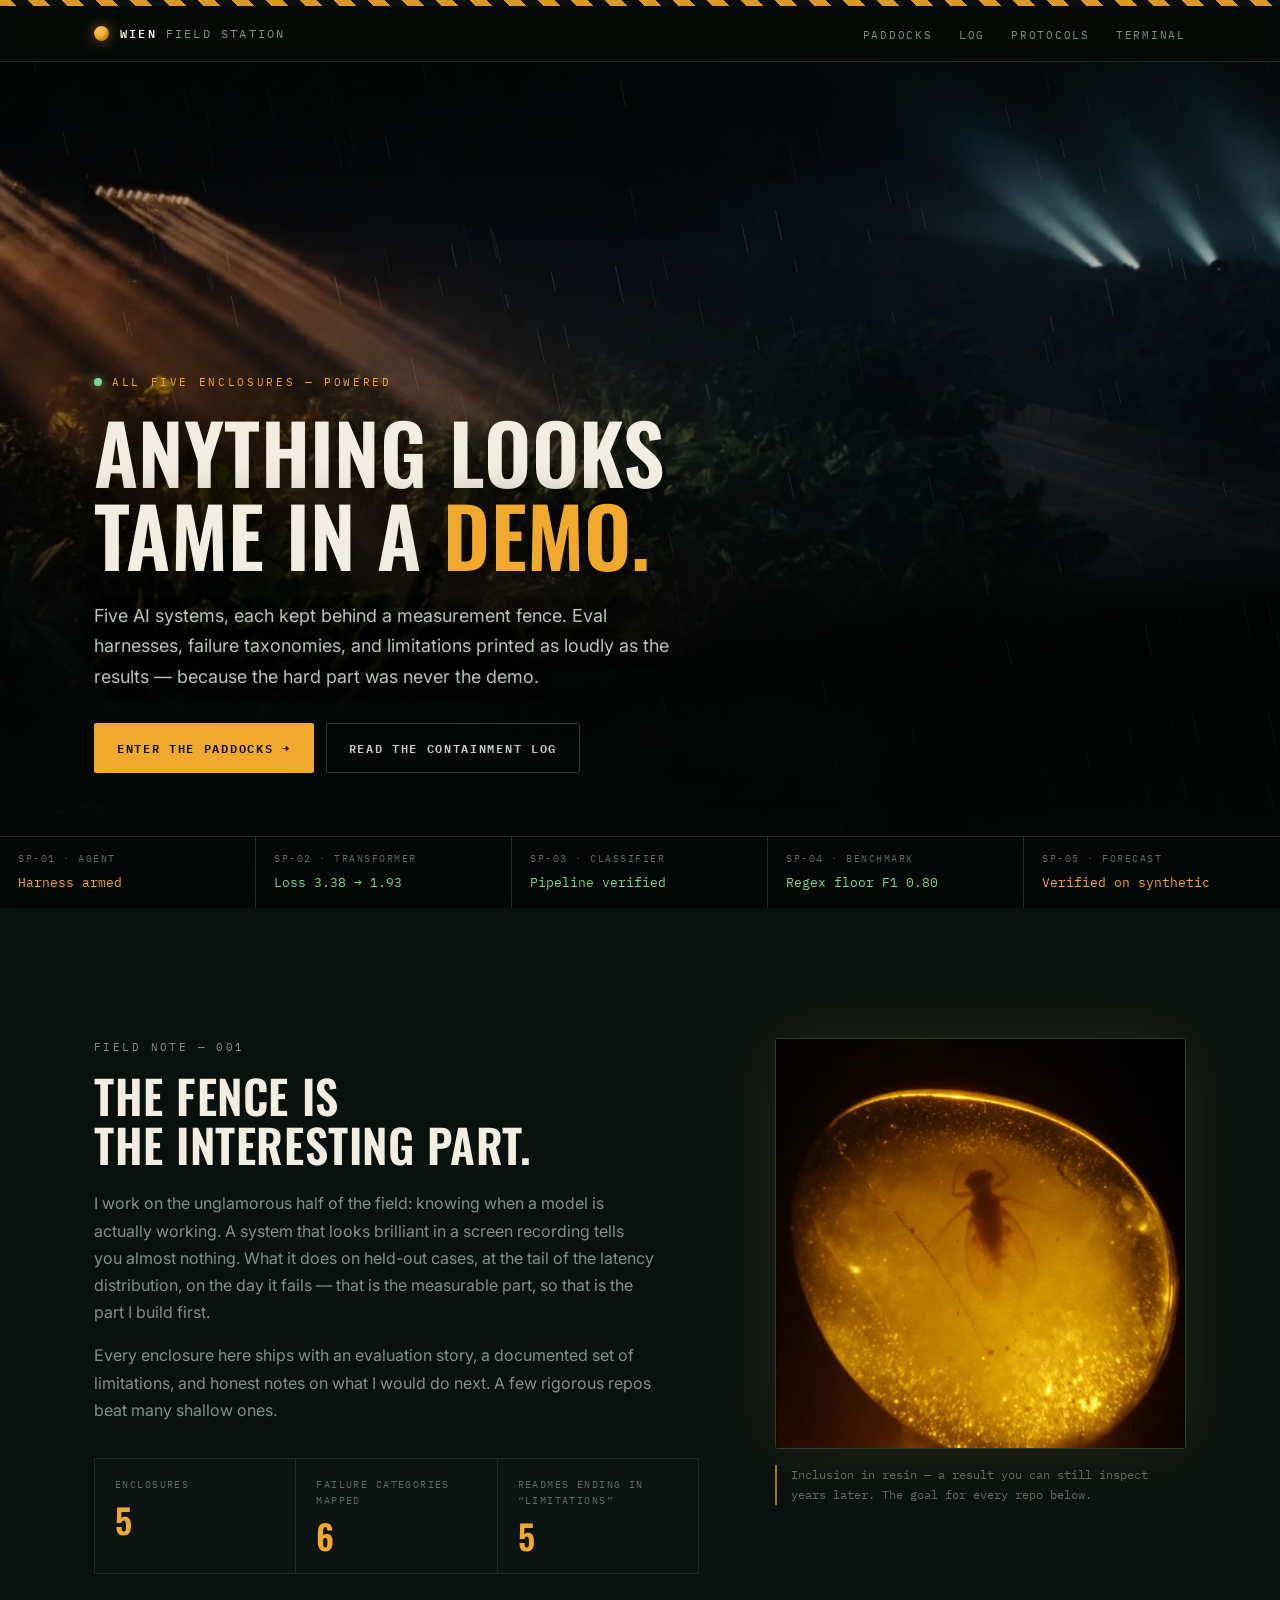
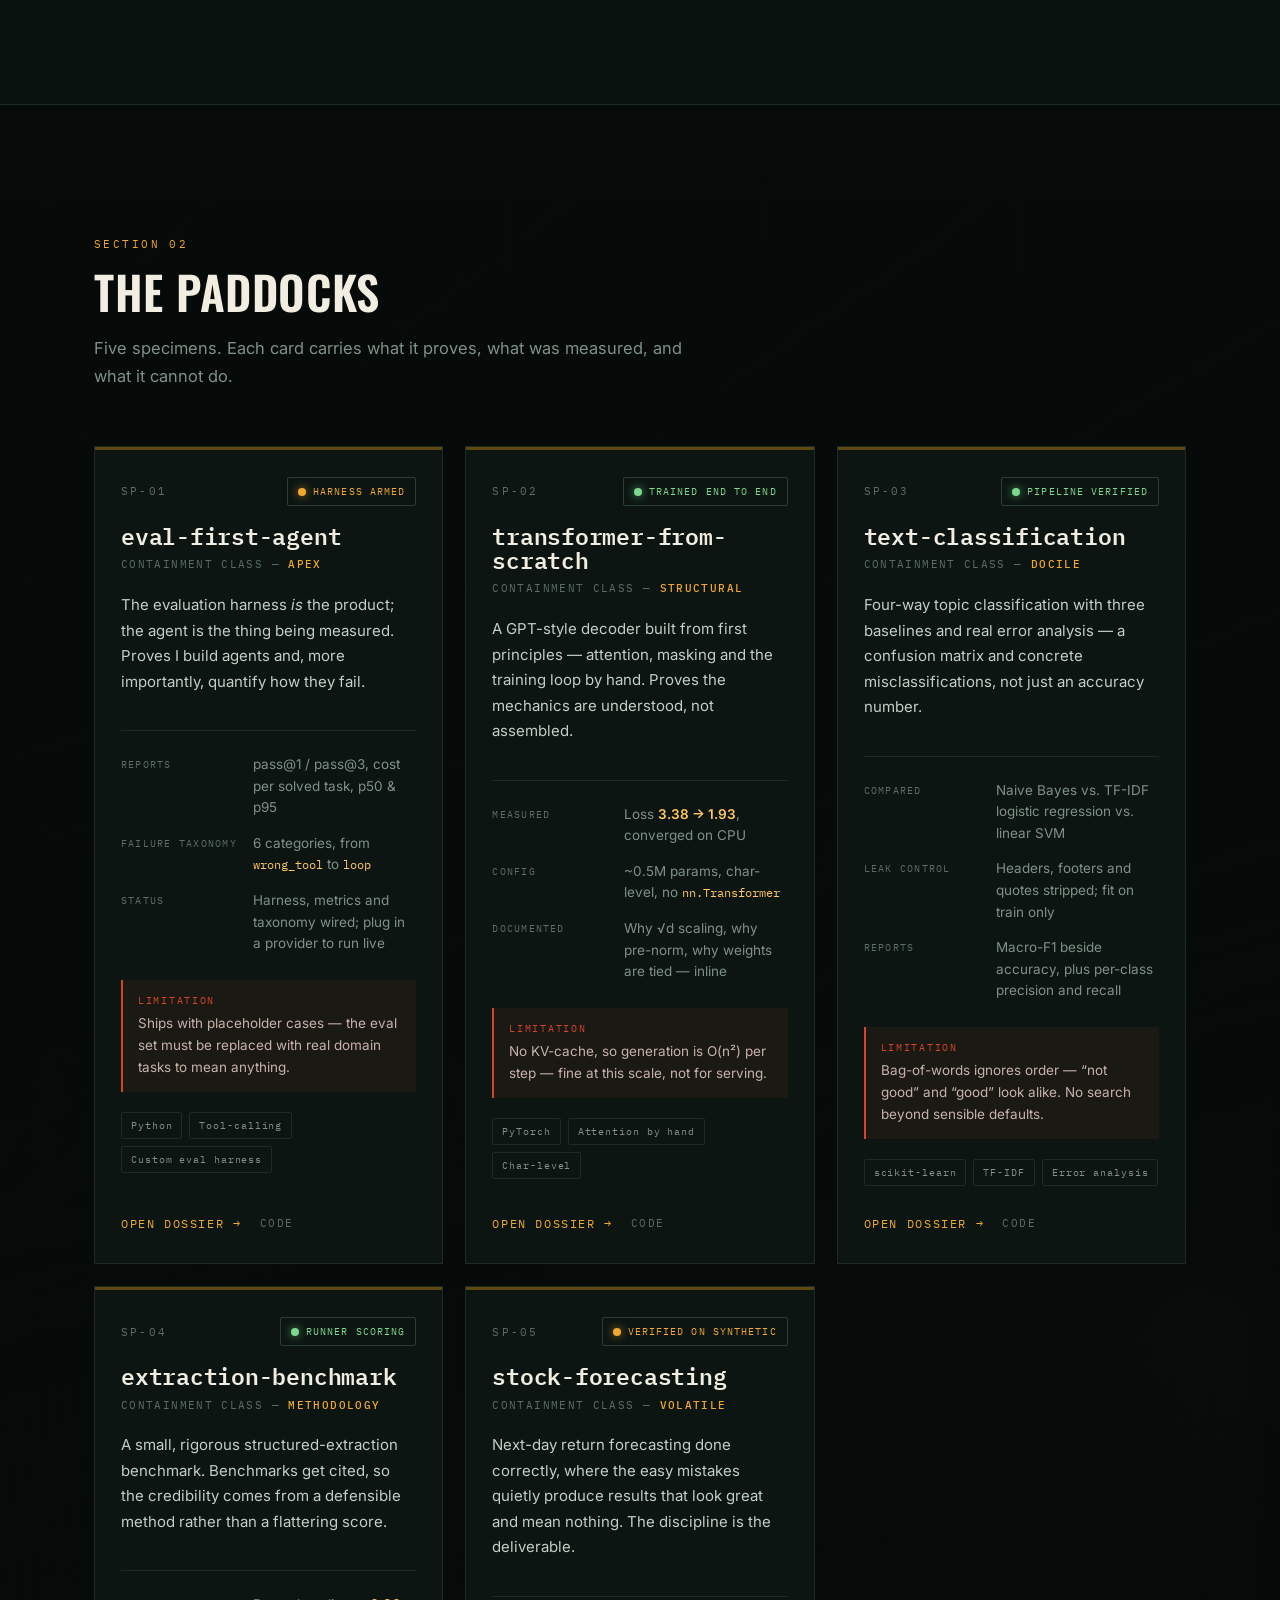
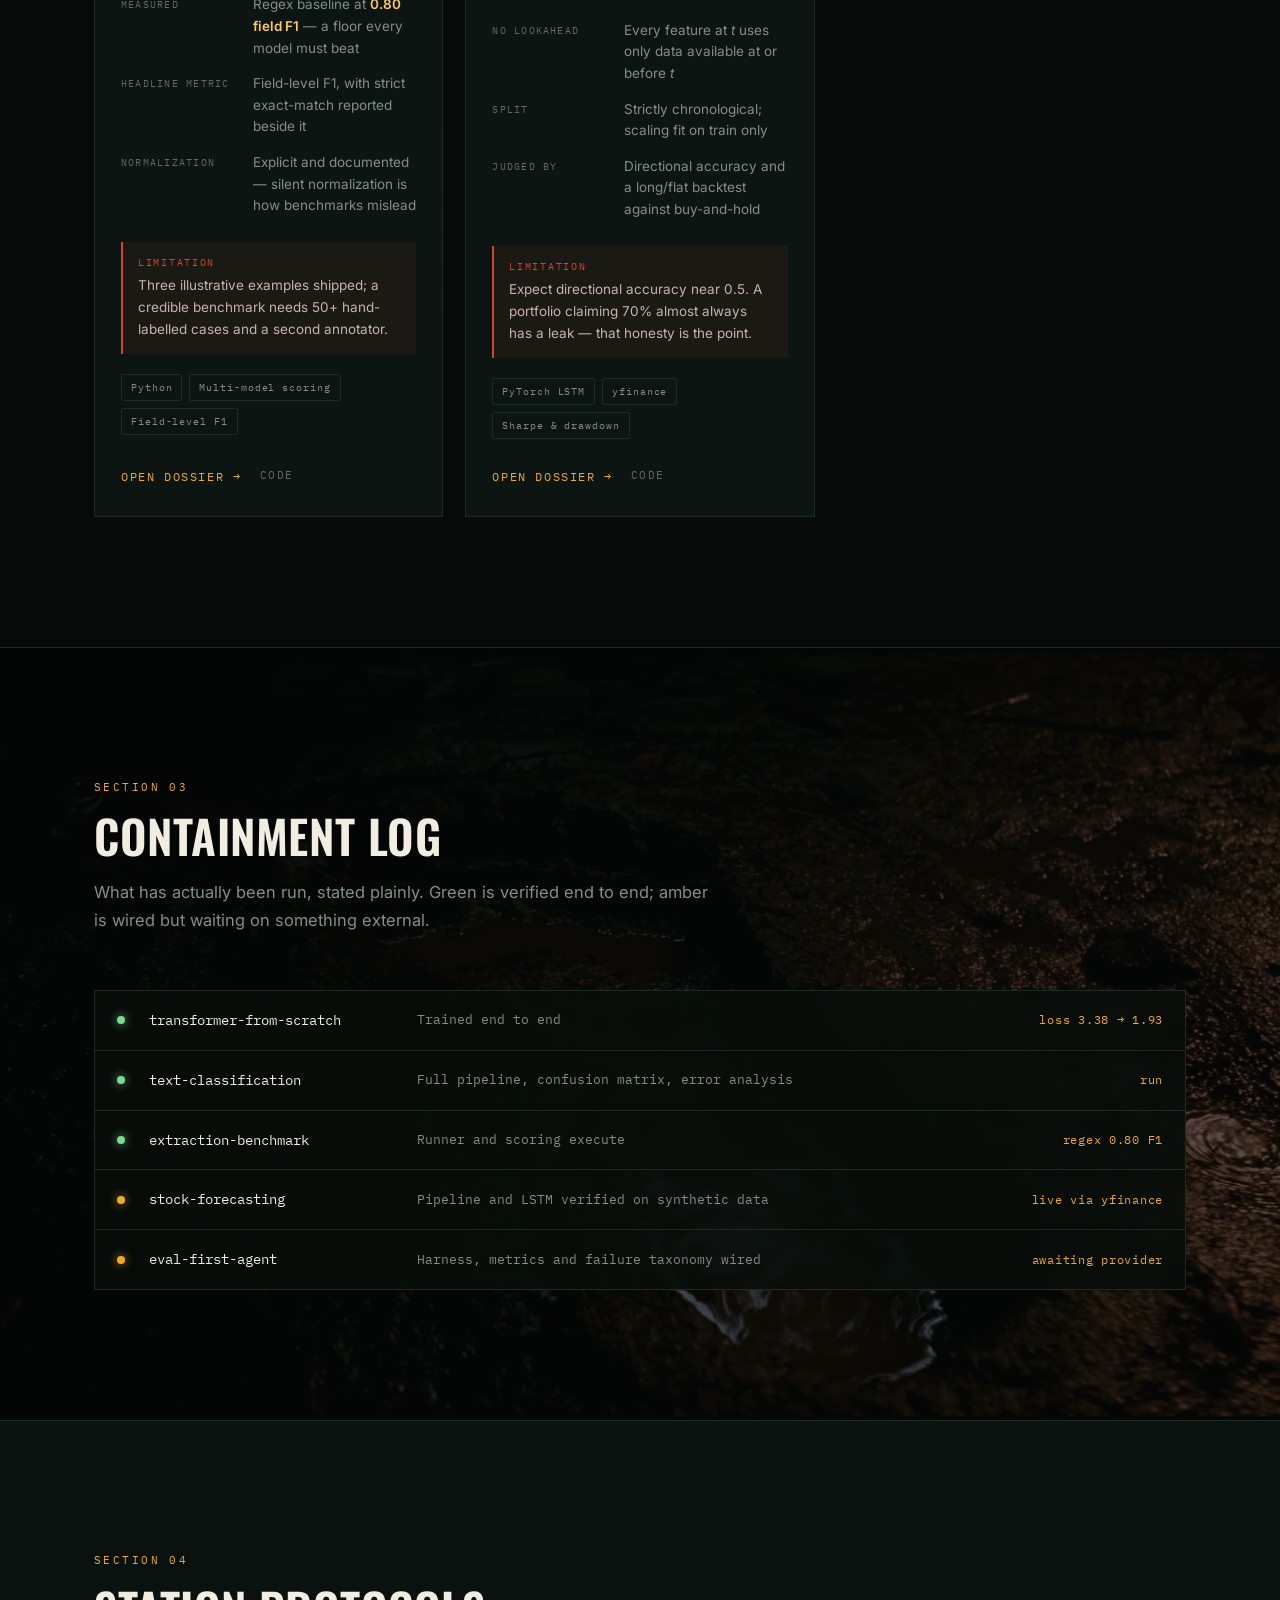
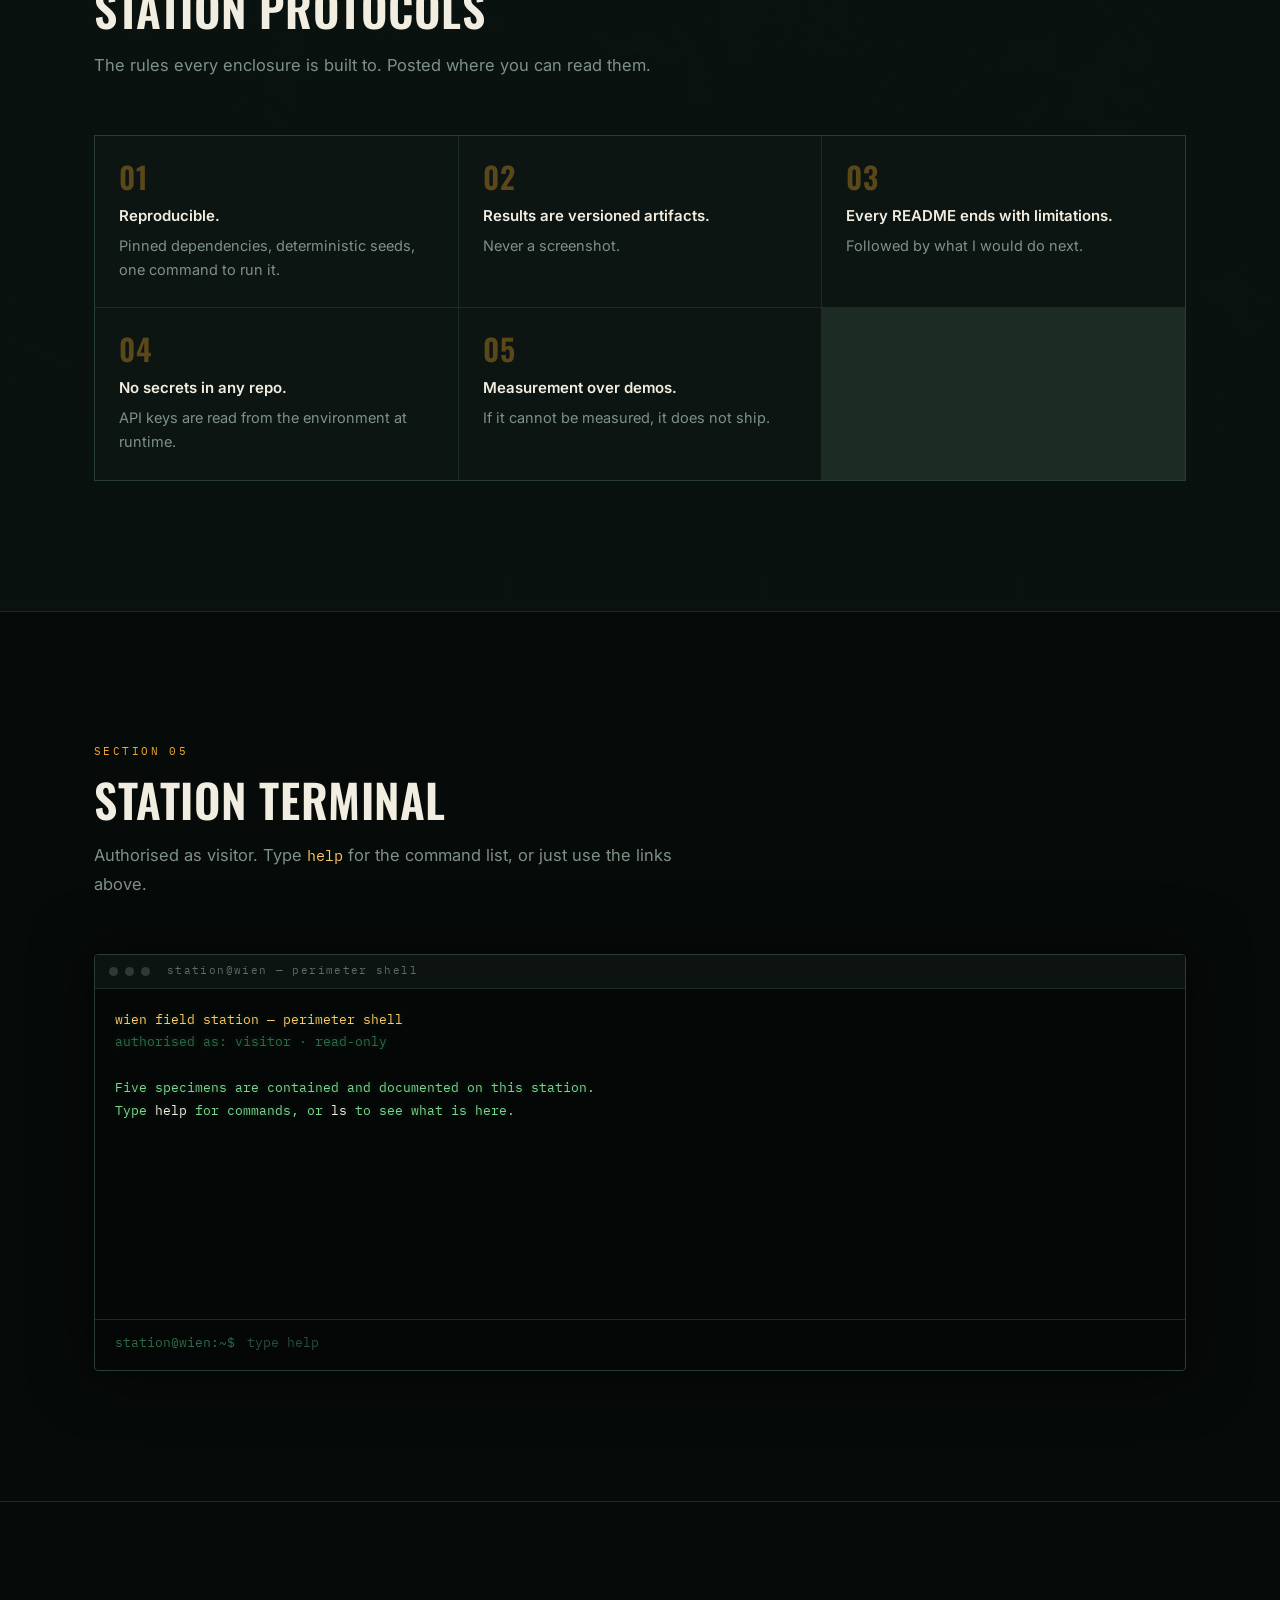
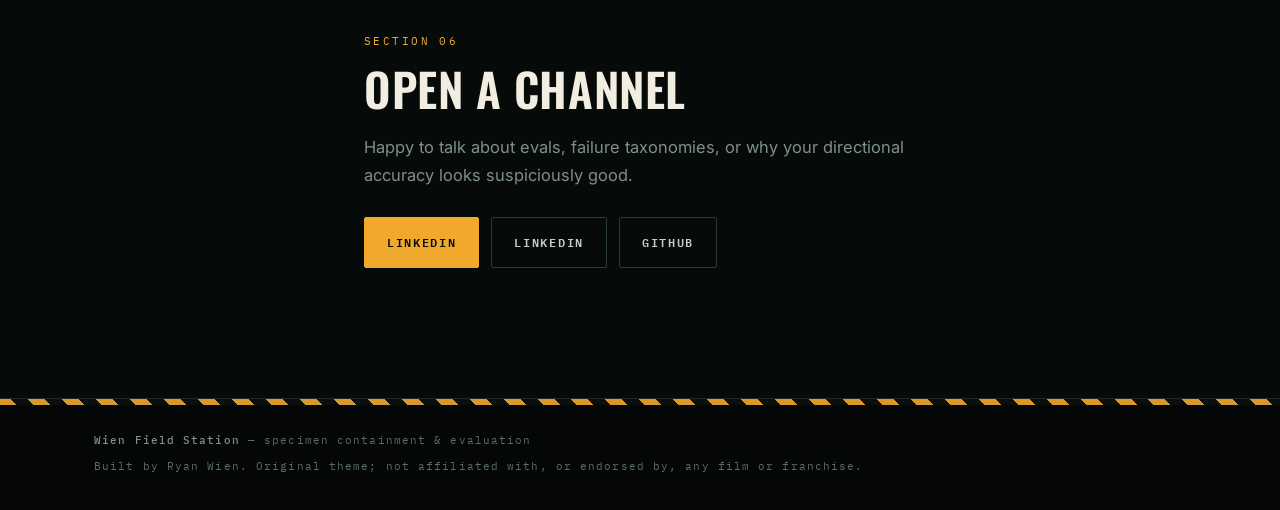
<file: index.html>
<!doctype html>
<html lang="en">
<head>
<meta charset="utf-8">
<meta name="viewport" content="width=device-width,initial-scale=1">
<title>Wien Field Station — AI systems, measured</title>
<meta name="description" content="Five AI systems, each kept behind a measurement fence: eval harnesses, failure taxonomies, and limitations printed as loudly as results.">
<meta name="author" content="Ryan Wien">
<meta property="og:title" content="Wien Field Station — AI systems, measured">
<meta property="og:description" content="Five AI systems, each kept behind a measurement fence. Measurement over demos.">
<meta property="og:type" content="website">
<meta property="og:image" content="assets/img/poster.webp">
<meta name="theme-color" content="#060a08">
<link rel="preconnect" href="https://fonts.googleapis.com">
<link rel="preconnect" href="https://fonts.gstatic.com" crossorigin>
<link href="https://fonts.googleapis.com/css2?family=Oswald:wght@500;600;700&family=IBM+Plex+Mono:wght@400;500;600&family=Inter:wght@400;500;600;700&display=swap" rel="stylesheet">
<link rel="stylesheet" href="assets/css/style.css">
<link rel="icon" href="data:image/svg+xml,<svg xmlns='http://www.w3.org/2000/svg' viewBox='0 0 32 32'><circle cx='16' cy='16' r='13' fill='%23f0a92c'/><circle cx='16' cy='16' r='5' fill='%23231402'/></svg>">
</head>
<body>
<a class="skip" href="#paddocks">Skip to the projects</a>

<div class="boot" id="boot" aria-hidden="true">
  <pre class="boot__text" id="boot-text"></pre>
</div>

<header class="topbar">
  <div class="hazard" aria-hidden="true"></div>
  <nav class="topbar__inner" aria-label="Primary">
    <a class="brand" href="#top">
      <span class="brand__mark" aria-hidden="true"></span>
      <span class="brand__name"><b>WIEN</b> FIELD STATION</span>
    </a>
    <ul class="topbar__links">
      <li><a href="#paddocks">Paddocks</a></li>
      <li><a href="#log">Log</a></li>
      <li><a href="#protocols">Protocols</a></li>
      <li><a href="#terminal">Terminal</a></li>
    </ul>
  </nav>
</header>

<main id="top">

  <!-- ============ HERO ============ -->
  <section class="hero" id="hero">
    <div class="hero__plate" aria-hidden="true"></div>
    <canvas class="hero__rain" id="rain" aria-hidden="true"></canvas>
    <div class="hero__vignette" aria-hidden="true"></div>

    <div class="hero__body wrap">
      <p class="kicker"><span class="led led--on" aria-hidden="true"></span>All five enclosures &mdash; powered</p>
      <h1 class="hero__title">Anything looks<br>tame in a <em>demo.</em></h1>
      <p class="hero__lede">
        Five AI systems, each kept behind a measurement fence. Eval harnesses,
        failure taxonomies, and limitations printed as loudly as the results &mdash;
        because the hard part was never the demo.
      </p>
      <div class="hero__cta">
        <a class="btn btn--primary" href="#paddocks">Enter the paddocks <span aria-hidden="true">&rarr;</span></a>
        <a class="btn btn--ghost" href="#log">Read the containment log</a>
      </div>
    </div>

    <div class="readout" aria-label="Enclosure status summary">
      <div class="readout__cell">
        <span class="readout__id">SP-01 &middot; Agent</span>
        <span class="readout__val val--warn">Harness armed</span>
      </div>
      <div class="readout__cell">
        <span class="readout__id">SP-02 &middot; Transformer</span>
        <span class="readout__val val--ok">Loss 3.38 &rarr; 1.93</span>
      </div>
      <div class="readout__cell">
        <span class="readout__id">SP-03 &middot; Classifier</span>
        <span class="readout__val val--ok">Pipeline verified</span>
      </div>
      <div class="readout__cell">
        <span class="readout__id">SP-04 &middot; Benchmark</span>
        <span class="readout__val val--ok">Regex floor F1 0.80</span>
      </div>
      <div class="readout__cell">
        <span class="readout__id">SP-05 &middot; Forecast</span>
        <span class="readout__val val--warn">Verified on synthetic</span>
      </div>
    </div>
  </section>

  <!-- ============ FIELD NOTE ============ -->
  <section class="note" id="note">
    <div class="wrap note__grid">
      <div class="note__body reveal">
        <p class="eyebrow">Field note &mdash; 001</p>
        <h2 class="h2">The fence is<br>the interesting part.</h2>
        <p>
          I work on the unglamorous half of the field: knowing when a model is
          actually working. A system that looks brilliant in a screen recording
          tells you almost nothing. What it does on held-out cases, at the tail
          of the latency distribution, on the day it fails &mdash; that is the
          measurable part, so that is the part I build first.
        </p>
        <p>
          Every enclosure here ships with an evaluation story, a documented set of
          limitations, and honest notes on what I would do next. A few rigorous
          repos beat many shallow ones.
        </p>
        <dl class="note__stats">
          <div><dt>Enclosures</dt><dd>5</dd></div>
          <div><dt>Failure categories mapped</dt><dd>6</dd></div>
          <div><dt>READMEs ending in &ldquo;Limitations&rdquo;</dt><dd>5</dd></div>
        </dl>
      </div>
      <figure class="note__specimen reveal">
        <img src="assets/img/amber.webp" alt="Macro photograph of an insect preserved inside a nodule of golden fossil resin." width="1000" height="1000" loading="lazy" decoding="async">
        <figcaption>Inclusion in resin &mdash; a result you can still inspect years later. The goal for every repo below.</figcaption>
      </figure>
    </div>
  </section>

  <!-- ============ PADDOCKS ============ -->
  <section class="paddocks" id="paddocks">
    <div class="wrap">
      <header class="sec-head reveal">
        <p class="eyebrow">Section 02</p>
        <h2 class="h2">The paddocks</h2>
        <p class="sec-head__sub">Five specimens. Each card carries what it proves, what was measured, and what it cannot do.</p>
      </header>

      <ol class="cards">

        <li class="card reveal" data-class="apex">
          <div class="card__tape" aria-hidden="true"></div>
          <header class="card__head">
            <span class="card__id">SP-01</span>
            <span class="chip chip--warn"><span class="led led--warn" aria-hidden="true"></span>Harness armed</span>
          </header>
          <h3 class="card__name">eval-first-agent</h3>
          <p class="card__class">Containment class &mdash; <b>apex</b></p>
          <p class="card__proves">The evaluation harness <em>is</em> the product; the agent is the thing being measured. Proves I build agents and, more importantly, quantify how they fail.</p>
          <dl class="card__readout">
            <div><dt>Reports</dt><dd>pass@1 / pass@3, cost per solved task, p50 &amp; p95</dd></div>
            <div><dt>Failure taxonomy</dt><dd>6 categories, from <code>wrong_tool</code> to <code>loop</code></dd></div>
            <div><dt>Status</dt><dd>Harness, metrics and taxonomy wired; plug in a provider to run live</dd></div>
          </dl>
          <p class="card__limit"><span>Limitation</span> Ships with placeholder cases &mdash; the eval set must be replaced with real domain tasks to mean anything.</p>
          <ul class="card__stack"><li>Python</li><li>Tool-calling</li><li>Custom eval harness</li></ul>
          <div class="card__links">
            <a class="card__link" href="specimens/eval-first-agent/index.html">Open dossier <span aria-hidden="true">&rarr;</span><span class="sr-only"> — eval-first-agent</span></a>
            <a class="card__gh" href="https://github.com/ryanwien/Portfolio/tree/main/eval-first-agent">Code<span class="sr-only"> — eval-first-agent on GitHub</span></a>
          </div>
        </li>

        <li class="card reveal" data-class="structural">
          <div class="card__tape" aria-hidden="true"></div>
          <header class="card__head">
            <span class="card__id">SP-02</span>
            <span class="chip chip--ok"><span class="led led--on" aria-hidden="true"></span>Trained end to end</span>
          </header>
          <h3 class="card__name">transformer-from-scratch</h3>
          <p class="card__class">Containment class &mdash; <b>structural</b></p>
          <p class="card__proves">A GPT-style decoder built from first principles &mdash; attention, masking and the training loop by hand. Proves the mechanics are understood, not assembled.</p>
          <dl class="card__readout">
            <div><dt>Measured</dt><dd>Loss <b>3.38 &rarr; 1.93</b>, converged on CPU</dd></div>
            <div><dt>Config</dt><dd>~0.5M params, char-level, no <code>nn.Transformer</code></dd></div>
            <div><dt>Documented</dt><dd>Why &radic;d scaling, why pre-norm, why weights are tied &mdash; inline</dd></div>
          </dl>
          <p class="card__limit"><span>Limitation</span> No KV-cache, so generation is O(n&sup2;) per step &mdash; fine at this scale, not for serving.</p>
          <ul class="card__stack"><li>PyTorch</li><li>Attention by hand</li><li>Char-level</li></ul>
          <div class="card__links">
            <a class="card__link" href="specimens/transformer-from-scratch/index.html">Open dossier <span aria-hidden="true">&rarr;</span><span class="sr-only"> — transformer-from-scratch</span></a>
            <a class="card__gh" href="https://github.com/ryanwien/Portfolio/tree/main/transformer-from-scratch">Code<span class="sr-only"> — transformer-from-scratch on GitHub</span></a>
          </div>
        </li>

        <li class="card reveal" data-class="docile">
          <div class="card__tape" aria-hidden="true"></div>
          <header class="card__head">
            <span class="card__id">SP-03</span>
            <span class="chip chip--ok"><span class="led led--on" aria-hidden="true"></span>Pipeline verified</span>
          </header>
          <h3 class="card__name">text-classification</h3>
          <p class="card__class">Containment class &mdash; <b>docile</b></p>
          <p class="card__proves">Four-way topic classification with three baselines and real error analysis &mdash; a confusion matrix and concrete misclassifications, not just an accuracy number.</p>
          <dl class="card__readout">
            <div><dt>Compared</dt><dd>Naive Bayes vs. TF-IDF logistic regression vs. linear SVM</dd></div>
            <div><dt>Leak control</dt><dd>Headers, footers and quotes stripped; fit on train only</dd></div>
            <div><dt>Reports</dt><dd>Macro-F1 beside accuracy, plus per-class precision and recall</dd></div>
          </dl>
          <p class="card__limit"><span>Limitation</span> Bag-of-words ignores order &mdash; &ldquo;not good&rdquo; and &ldquo;good&rdquo; look alike. No search beyond sensible defaults.</p>
          <ul class="card__stack"><li>scikit-learn</li><li>TF-IDF</li><li>Error analysis</li></ul>
          <div class="card__links">
            <a class="card__link" href="specimens/text-classification/index.html">Open dossier <span aria-hidden="true">&rarr;</span><span class="sr-only"> — text-classification</span></a>
            <a class="card__gh" href="https://github.com/ryanwien/Portfolio/tree/main/text-classification">Code<span class="sr-only"> — text-classification on GitHub</span></a>
          </div>
        </li>

        <li class="card reveal" data-class="method">
          <div class="card__tape" aria-hidden="true"></div>
          <header class="card__head">
            <span class="card__id">SP-04</span>
            <span class="chip chip--ok"><span class="led led--on" aria-hidden="true"></span>Runner scoring</span>
          </header>
          <h3 class="card__name">extraction-benchmark</h3>
          <p class="card__class">Containment class &mdash; <b>methodology</b></p>
          <p class="card__proves">A small, rigorous structured-extraction benchmark. Benchmarks get cited, so the credibility comes from a defensible method rather than a flattering score.</p>
          <dl class="card__readout">
            <div><dt>Measured</dt><dd>Regex baseline at <b>0.80 field F1</b> &mdash; a floor every model must beat</dd></div>
            <div><dt>Headline metric</dt><dd>Field-level F1, with strict exact-match reported beside it</dd></div>
            <div><dt>Normalization</dt><dd>Explicit and documented &mdash; silent normalization is how benchmarks mislead</dd></div>
          </dl>
          <p class="card__limit"><span>Limitation</span> Three illustrative examples shipped; a credible benchmark needs 50+ hand-labelled cases and a second annotator.</p>
          <ul class="card__stack"><li>Python</li><li>Multi-model scoring</li><li>Field-level F1</li></ul>
          <div class="card__links">
            <a class="card__link" href="specimens/extraction-benchmark/index.html">Open dossier <span aria-hidden="true">&rarr;</span><span class="sr-only"> — extraction-benchmark</span></a>
            <a class="card__gh" href="https://github.com/ryanwien/Portfolio/tree/main/extraction-benchmark">Code<span class="sr-only"> — extraction-benchmark on GitHub</span></a>
          </div>
        </li>

        <li class="card reveal" data-class="volatile">
          <div class="card__tape" aria-hidden="true"></div>
          <header class="card__head">
            <span class="card__id">SP-05</span>
            <span class="chip chip--warn"><span class="led led--warn" aria-hidden="true"></span>Verified on synthetic</span>
          </header>
          <h3 class="card__name">stock-forecasting</h3>
          <p class="card__class">Containment class &mdash; <b>volatile</b></p>
          <p class="card__proves">Next-day return forecasting done correctly, where the easy mistakes quietly produce results that look great and mean nothing. The discipline is the deliverable.</p>
          <dl class="card__readout">
            <div><dt>No lookahead</dt><dd>Every feature at <i>t</i> uses only data available at or before <i>t</i></dd></div>
            <div><dt>Split</dt><dd>Strictly chronological; scaling fit on train only</dd></div>
            <div><dt>Judged by</dt><dd>Directional accuracy and a long/flat backtest against buy-and-hold</dd></div>
          </dl>
          <p class="card__limit"><span>Limitation</span> Expect directional accuracy near 0.5. A portfolio claiming 70% almost always has a leak &mdash; that honesty is the point.</p>
          <ul class="card__stack"><li>PyTorch LSTM</li><li>yfinance</li><li>Sharpe &amp; drawdown</li></ul>
          <div class="card__links">
            <a class="card__link" href="specimens/stock-forecasting/index.html">Open dossier <span aria-hidden="true">&rarr;</span><span class="sr-only"> — stock-forecasting</span></a>
            <a class="card__gh" href="https://github.com/ryanwien/Portfolio/tree/main/stock-forecasting">Code<span class="sr-only"> — stock-forecasting on GitHub</span></a>
          </div>
        </li>

      </ol>
    </div>
  </section>

  <!-- ============ CONTAINMENT LOG ============ -->
  <section class="log" id="log">
    <div class="log__plate" aria-hidden="true"></div>
    <div class="wrap">
      <header class="sec-head reveal">
        <p class="eyebrow">Section 03</p>
        <h2 class="h2">Containment log</h2>
        <p class="sec-head__sub">What has actually been run, stated plainly. Green is verified end to end; amber is wired but waiting on something external.</p>
      </header>

      <div class="log__panel reveal">
        <div class="log__row">
          <span class="led led--on" aria-hidden="true"></span>
          <span class="log__name">transformer-from-scratch</span>
          <span class="log__desc">Trained end to end</span>
          <span class="log__val">loss 3.38 &rarr; 1.93</span>
        </div>
        <div class="log__row">
          <span class="led led--on" aria-hidden="true"></span>
          <span class="log__name">text-classification</span>
          <span class="log__desc">Full pipeline, confusion matrix, error analysis</span>
          <span class="log__val">run</span>
        </div>
        <div class="log__row">
          <span class="led led--on" aria-hidden="true"></span>
          <span class="log__name">extraction-benchmark</span>
          <span class="log__desc">Runner and scoring execute</span>
          <span class="log__val">regex 0.80 F1</span>
        </div>
        <div class="log__row">
          <span class="led led--warn" aria-hidden="true"></span>
          <span class="log__name">stock-forecasting</span>
          <span class="log__desc">Pipeline and LSTM verified on synthetic data</span>
          <span class="log__val">live via yfinance</span>
        </div>
        <div class="log__row">
          <span class="led led--warn" aria-hidden="true"></span>
          <span class="log__name">eval-first-agent</span>
          <span class="log__desc">Harness, metrics and failure taxonomy wired</span>
          <span class="log__val">awaiting provider</span>
        </div>
      </div>
    </div>
  </section>

  <!-- ============ PROTOCOLS ============ -->
  <section class="protocols" id="protocols">
    <div class="wrap">
      <header class="sec-head reveal">
        <p class="eyebrow">Section 04</p>
        <h2 class="h2">Station protocols</h2>
        <p class="sec-head__sub">The rules every enclosure is built to. Posted where you can read them.</p>
      </header>
      <ol class="placard reveal">
        <li><span class="placard__n">01</span><b>Reproducible.</b> Pinned dependencies, deterministic seeds, one command to run it.</li>
        <li><span class="placard__n">02</span><b>Results are versioned artifacts.</b> Never a screenshot.</li>
        <li><span class="placard__n">03</span><b>Every README ends with limitations.</b> Followed by what I would do next.</li>
        <li><span class="placard__n">04</span><b>No secrets in any repo.</b> API keys are read from the environment at runtime.</li>
        <li><span class="placard__n">05</span><b>Measurement over demos.</b> If it cannot be measured, it does not ship.</li>
      </ol>
    </div>
  </section>

  <!-- ============ TERMINAL ============ -->
  <section class="terminal" id="terminal">
    <div class="wrap">
      <header class="sec-head reveal">
        <p class="eyebrow">Section 05</p>
        <h2 class="h2">Station terminal</h2>
        <p class="sec-head__sub">Authorised as visitor. Type <code>help</code> for the command list, or just use the links above.</p>
      </header>

      <div class="term reveal" id="term">
        <div class="term__bar">
          <span class="term__dot" aria-hidden="true"></span>
          <span class="term__dot" aria-hidden="true"></span>
          <span class="term__dot" aria-hidden="true"></span>
          <span class="term__title">station@wien &mdash; perimeter shell</span>
        </div>
        <div class="term__screen" id="term-screen" role="log" aria-live="polite" aria-label="Terminal output"></div>
        <form class="term__form" id="term-form" autocomplete="off">
          <label class="term__prompt" for="term-input">station@wien:~$</label>
          <input class="term__input" id="term-input" name="cmd" type="text" spellcheck="false"
                 aria-label="Terminal command" placeholder="type help">
        </form>
      </div>
    </div>
  </section>

  <!-- ============ CONTACT ============ -->
  <section class="contact" id="contact">
    <div class="wrap contact__inner reveal">
      <p class="eyebrow">Section 06</p>
      <h2 class="h2">Open a channel</h2>
      <p class="contact__lede">Happy to talk about evals, failure taxonomies, or why your directional accuracy looks suspiciously good.</p>
      <div class="contact__links">
        <a class="btn btn--primary" href="https://www.linkedin.com/in/ryan-wien" target="_blank" rel="noopener">LinkedIn</a>
        <a class="btn btn--ghost" href="https://www.linkedin.com/in/ryan-wien/">LinkedIn</a>
        <a class="btn btn--ghost" href="https://github.com/ryanwien">GitHub</a>
      </div>
    </div>
  </section>

</main>

<footer class="foot">
  <div class="hazard" aria-hidden="true"></div>
  <div class="wrap foot__inner">
    <p><b>Wien Field Station</b> &mdash; specimen containment &amp; evaluation</p>
    <p class="foot__note">Built by Ryan Wien. Original theme; not affiliated with, or endorsed by, any film or franchise.</p>
  </div>
</footer>

<script src="assets/js/main.js" defer></script>
</body>
</html>
</file>
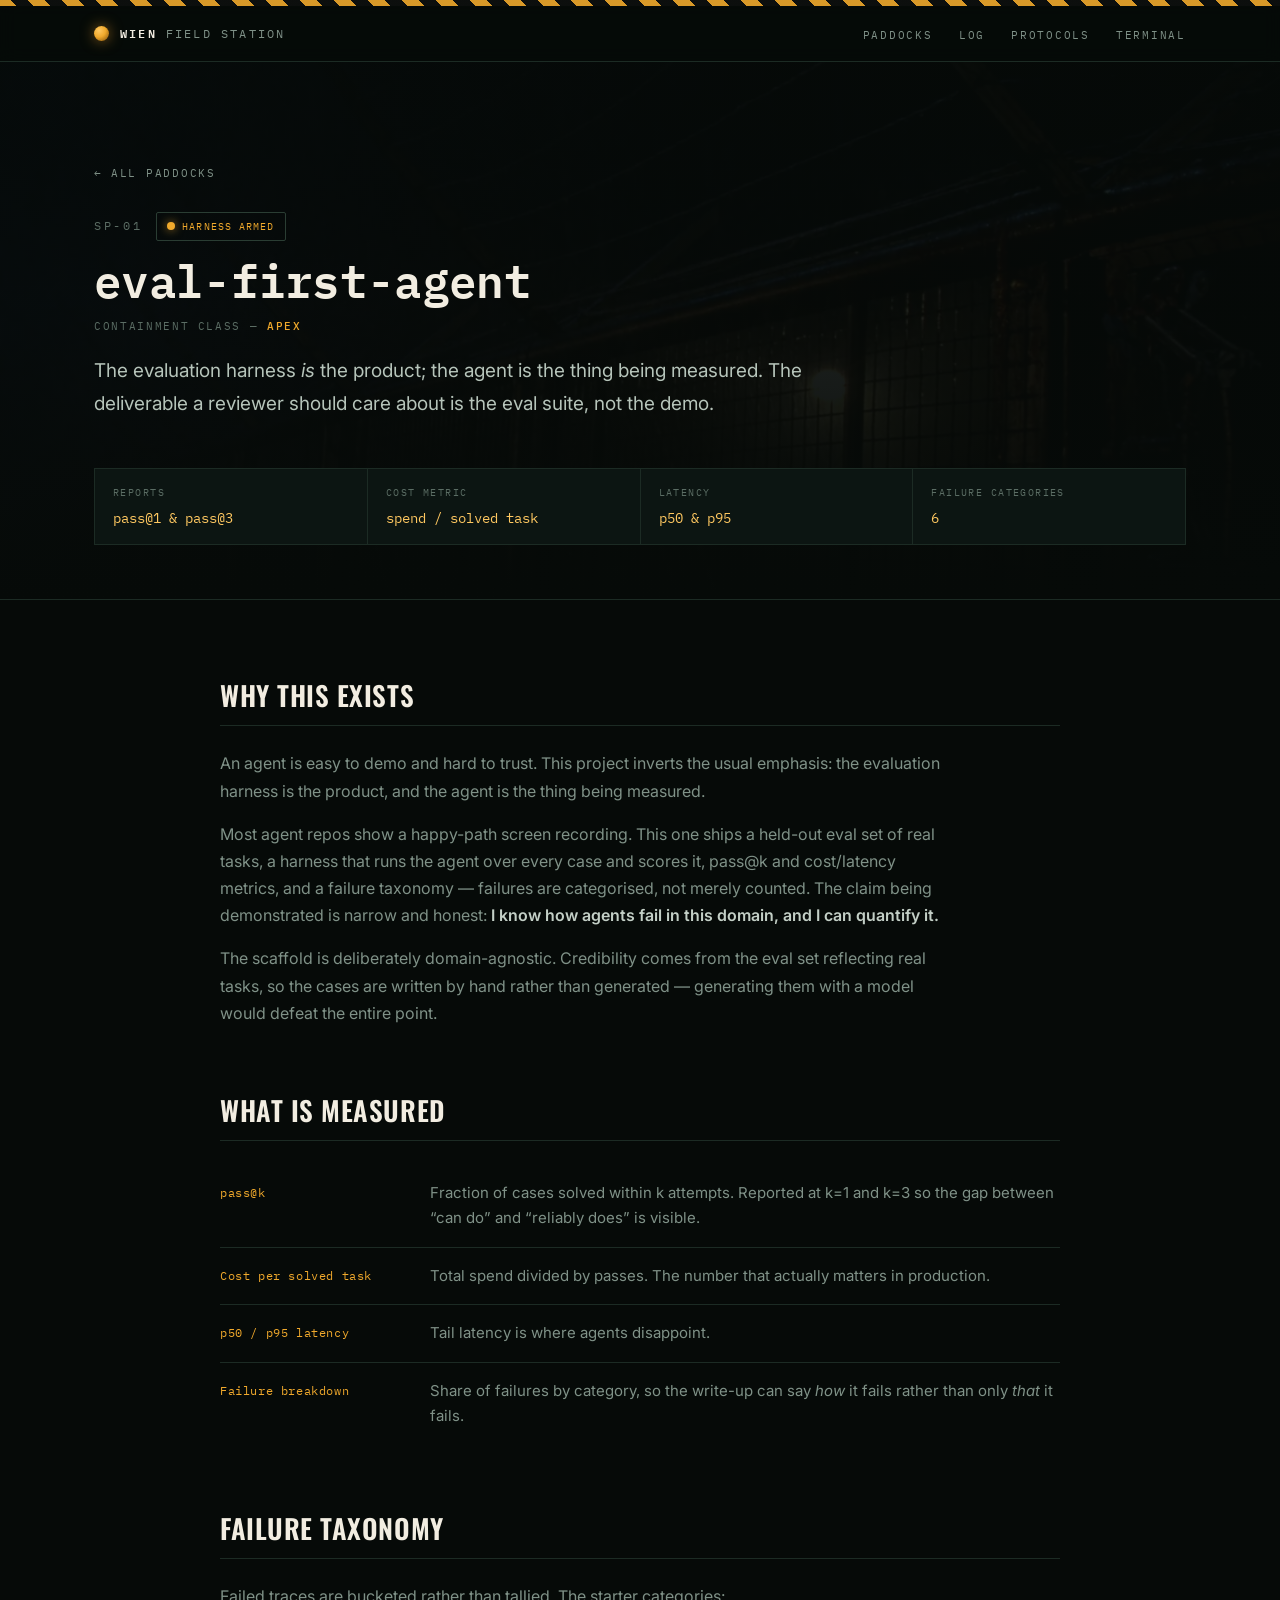
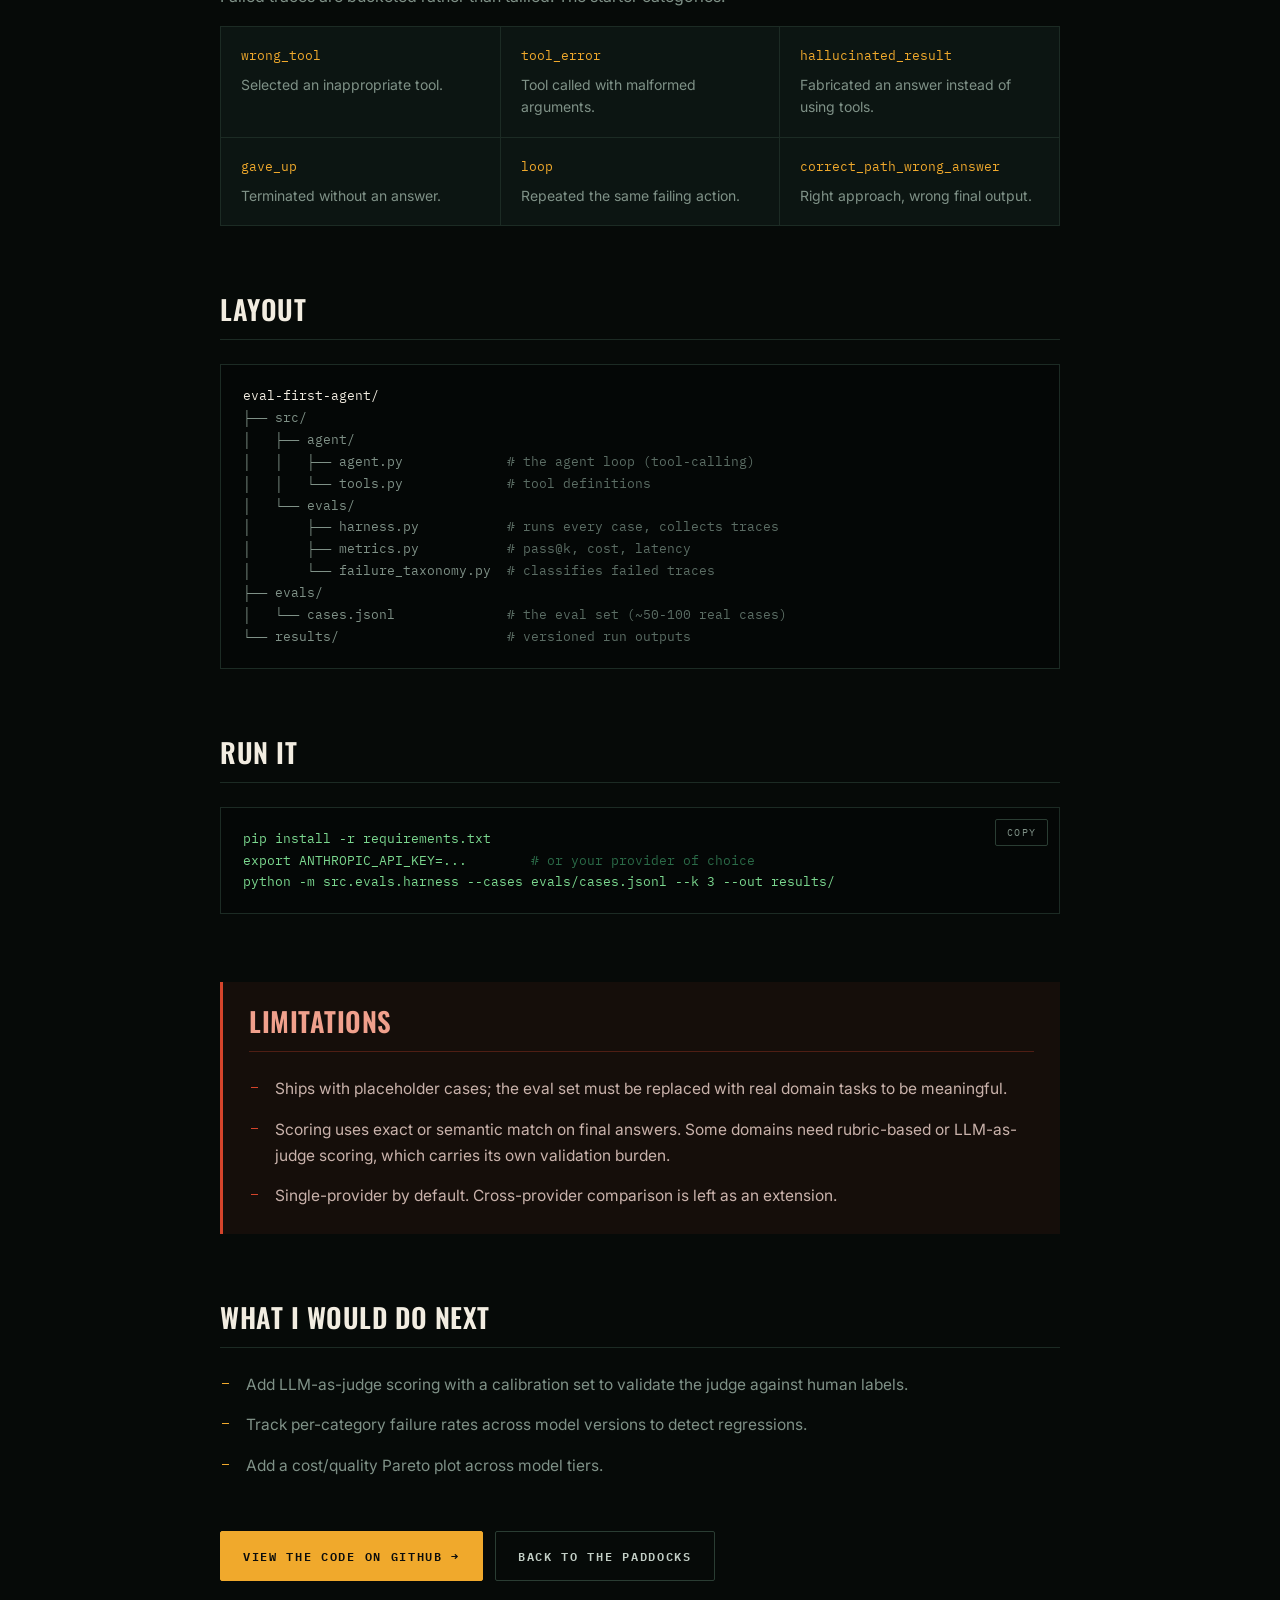
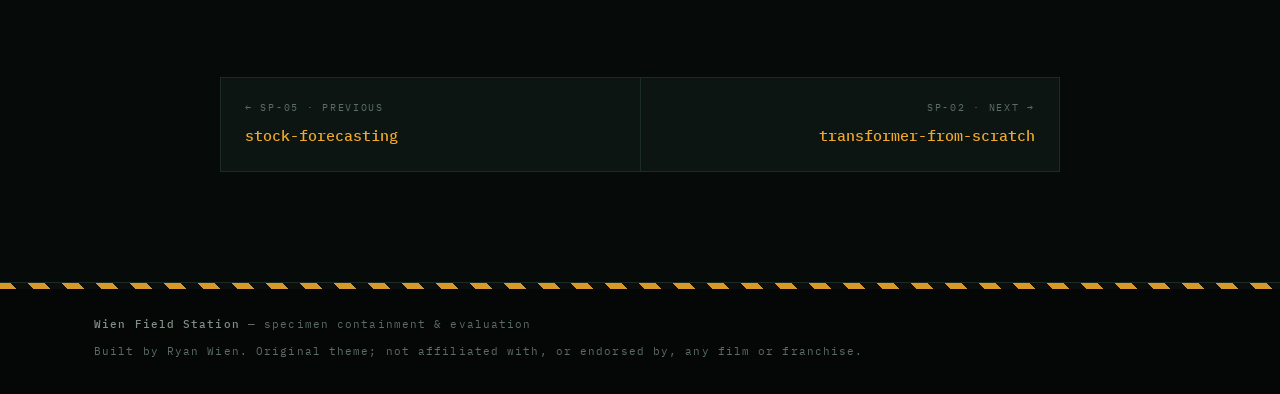
<file: specimens/eval-first-agent/index.html>
<!doctype html>
<html lang="en">
<head>
<meta charset="utf-8">
<meta name="viewport" content="width=device-width,initial-scale=1">
<title>SP-01 eval-first-agent — Wien Field Station</title>
<meta name="description" content="eval-first-agent: what it proves, what was measured, and what it cannot do.">
<meta property="og:title" content="SP-01 eval-first-agent — Wien Field Station">
<meta property="og:description" content="What it proves, what was measured, and what it cannot do.">
<meta property="og:image" content="../../assets/img/poster.webp">
<meta name="theme-color" content="#060a08">
<link rel="preconnect" href="https://fonts.googleapis.com">
<link rel="preconnect" href="https://fonts.gstatic.com" crossorigin>
<link href="https://fonts.googleapis.com/css2?family=Oswald:wght@500;600;700&family=IBM+Plex+Mono:wght@400;500;600&family=Inter:wght@400;500;600;700&display=swap" rel="stylesheet">
<link rel="stylesheet" href="../../assets/css/style.css">
<link rel="stylesheet" href="../../assets/css/specimen.css">
<link rel="icon" href="data:image/svg+xml,<svg xmlns='http://www.w3.org/2000/svg' viewBox='0 0 32 32'><circle cx='16' cy='16' r='13' fill='%23f0a92c'/><circle cx='16' cy='16' r='5' fill='%23231402'/></svg>">
</head>
<body>
<a class="skip" href="#dossier">Skip to the dossier</a>

<header class="topbar">
  <div class="hazard" aria-hidden="true"></div>
  <nav class="topbar__inner" aria-label="Primary">
    <a class="brand" href="../../index.html">
      <span class="brand__mark" aria-hidden="true"></span>
      <span class="brand__name"><b>WIEN</b> FIELD STATION</span>
    </a>
    <ul class="topbar__links">
      <li><a href="../../index.html#paddocks">Paddocks</a></li>
      <li><a href="../../index.html#log">Log</a></li>
      <li><a href="../../index.html#protocols">Protocols</a></li>
      <li><a href="../../index.html#terminal">Terminal</a></li>
    </ul>
  </nav>
</header>

<main class="spec">

  <div class="spec-hero">
    <div class="spec-hero__plate" style="background-image:url('../../assets/img/fence.webp')" aria-hidden="true"></div>
    <div class="wrap">
      <a class="crumb" href="../../index.html#paddocks"><span aria-hidden="true">&larr;</span> All paddocks</a>
      <div class="spec-head">
        <span class="spec-id">SP-01</span>
        <span class="chip chip--warn"><span class="led led--warn" aria-hidden="true"></span>Harness armed</span>
      </div>
      <h1 class="spec-name">eval-first-agent</h1>
      <p class="spec-class">Containment class &mdash; <b>apex</b></p>
      <p class="spec-proves">The evaluation harness <em>is</em> the product; the agent is the thing being measured. The deliverable a reviewer should care about is the eval suite, not the demo.</p>
      <dl class="vitals">
        <div><dt>Reports</dt><dd>pass@1 &amp; pass@3</dd></div>
        <div><dt>Cost metric</dt><dd>spend / solved task</dd></div>
        <div><dt>Latency</dt><dd>p50 &amp; p95</dd></div>
        <div><dt>Failure categories</dt><dd>6</dd></div>
      </dl>
    </div>
  </div>

  <div class="wrap">
    <div class="spec-body" id="dossier">

      <section class="block">
        <h2 class="block__title">Why this exists</h2>
        <p>An agent is easy to demo and hard to trust. This project inverts the usual emphasis: the evaluation harness is the product, and the agent is the thing being measured.</p>
        <p>Most agent repos show a happy-path screen recording. This one ships a held-out eval set of real tasks, a harness that runs the agent over every case and scores it, pass@k and cost/latency metrics, and a failure taxonomy — failures are categorised, not merely counted. The claim being demonstrated is narrow and honest: <b>I know how agents fail in this domain, and I can quantify it.</b></p>
        <p>The scaffold is deliberately domain-agnostic. Credibility comes from the eval set reflecting real tasks, so the cases are written by hand rather than generated — generating them with a model would defeat the entire point.</p>
      </section>

      <section class="block">
        <h2 class="block__title">What is measured</h2>
        <dl class="kv">
          <div><dt>pass@k</dt><dd>Fraction of cases solved within k attempts. Reported at k=1 and k=3 so the gap between &ldquo;can do&rdquo; and &ldquo;reliably does&rdquo; is visible.</dd></div>
          <div><dt>Cost per solved task</dt><dd>Total spend divided by passes. The number that actually matters in production.</dd></div>
          <div><dt>p50 / p95 latency</dt><dd>Tail latency is where agents disappoint.</dd></div>
          <div><dt>Failure breakdown</dt><dd>Share of failures by category, so the write-up can say <i>how</i> it fails rather than only <i>that</i> it fails.</dd></div>
        </dl>
      </section>

      <section class="block">
        <h2 class="block__title">Failure taxonomy</h2>
        <p>Failed traces are bucketed rather than tallied. The starter categories:</p>
        <div class="grid-cards">
          <div><code>wrong_tool</code><p>Selected an inappropriate tool.</p></div>
          <div><code>tool_error</code><p>Tool called with malformed arguments.</p></div>
          <div><code>hallucinated_result</code><p>Fabricated an answer instead of using tools.</p></div>
          <div><code>gave_up</code><p>Terminated without an answer.</p></div>
          <div><code>loop</code><p>Repeated the same failing action.</p></div>
          <div><code>correct_path_wrong_answer</code><p>Right approach, wrong final output.</p></div>
        </div>
      </section>

      <section class="block">
        <h2 class="block__title">Layout</h2>
        <pre class="tree"><b>eval-first-agent/</b>
├── src/
│   ├── agent/
│   │   ├── agent.py             <i># the agent loop (tool-calling)</i>
│   │   └── tools.py             <i># tool definitions</i>
│   └── evals/
│       ├── harness.py           <i># runs every case, collects traces</i>
│       ├── metrics.py           <i># pass@k, cost, latency</i>
│       └── failure_taxonomy.py  <i># classifies failed traces</i>
├── evals/
│   └── cases.jsonl              <i># the eval set (~50-100 real cases)</i>
└── results/                     <i># versioned run outputs</i></pre>
      </section>

      <section class="block">
        <h2 class="block__title">Run it</h2>
        <div class="cmd-wrap">
          <button class="copy" type="button">Copy</button>
          <pre class="cmd">pip install -r requirements.txt
export ANTHROPIC_API_KEY=...        <span class="c-dim"># or your provider of choice</span>
python -m src.evals.harness --cases evals/cases.jsonl --k 3 --out results/</pre>
        </div>
      </section>

      <section class="block limits">
        <h2 class="block__title">Limitations</h2>
        <ul>
          <li>Ships with placeholder cases; the eval set must be replaced with real domain tasks to be meaningful.</li>
          <li>Scoring uses exact or semantic match on final answers. Some domains need rubric-based or LLM-as-judge scoring, which carries its own validation burden.</li>
          <li>Single-provider by default. Cross-provider comparison is left as an extension.</li>
        </ul>
      </section>

      <section class="block">
        <h2 class="block__title">What I would do next</h2>
        <ul class="bullets">
          <li>Add LLM-as-judge scoring with a calibration set to validate the judge against human labels.</li>
          <li>Track per-category failure rates across model versions to detect regressions.</li>
          <li>Add a cost/quality Pareto plot across model tiers.</li>
        </ul>
      </section>

    </div>

    <div class="spec-cta">
      <a class="btn btn--primary" href="https://github.com/ryanwien/Portfolio/tree/main/eval-first-agent">View the code on GitHub <span aria-hidden="true">&rarr;</span></a>
      <a class="btn btn--ghost" href="../../index.html#paddocks">Back to the paddocks</a>
    </div>

    <nav class="specnav" aria-label="Other specimens">
      <a href="../stock-forecasting/index.html">
        <span>&larr; SP-05 &middot; previous</span>
        <b>stock-forecasting</b>
      </a>
      <a href="../transformer-from-scratch/index.html">
        <span>SP-02 &middot; next &rarr;</span>
        <b>transformer-from-scratch</b>
      </a>
    </nav>
  </div>

</main>

<footer class="foot">
  <div class="hazard" aria-hidden="true"></div>
  <div class="wrap foot__inner">
    <p><b>Wien Field Station</b> &mdash; specimen containment &amp; evaluation</p>
    <p class="foot__note">Built by Ryan Wien. Original theme; not affiliated with, or endorsed by, any film or franchise.</p>
  </div>
</footer>

<script src="../../assets/js/specimen.js" defer></script>
</body>
</html>
</file>
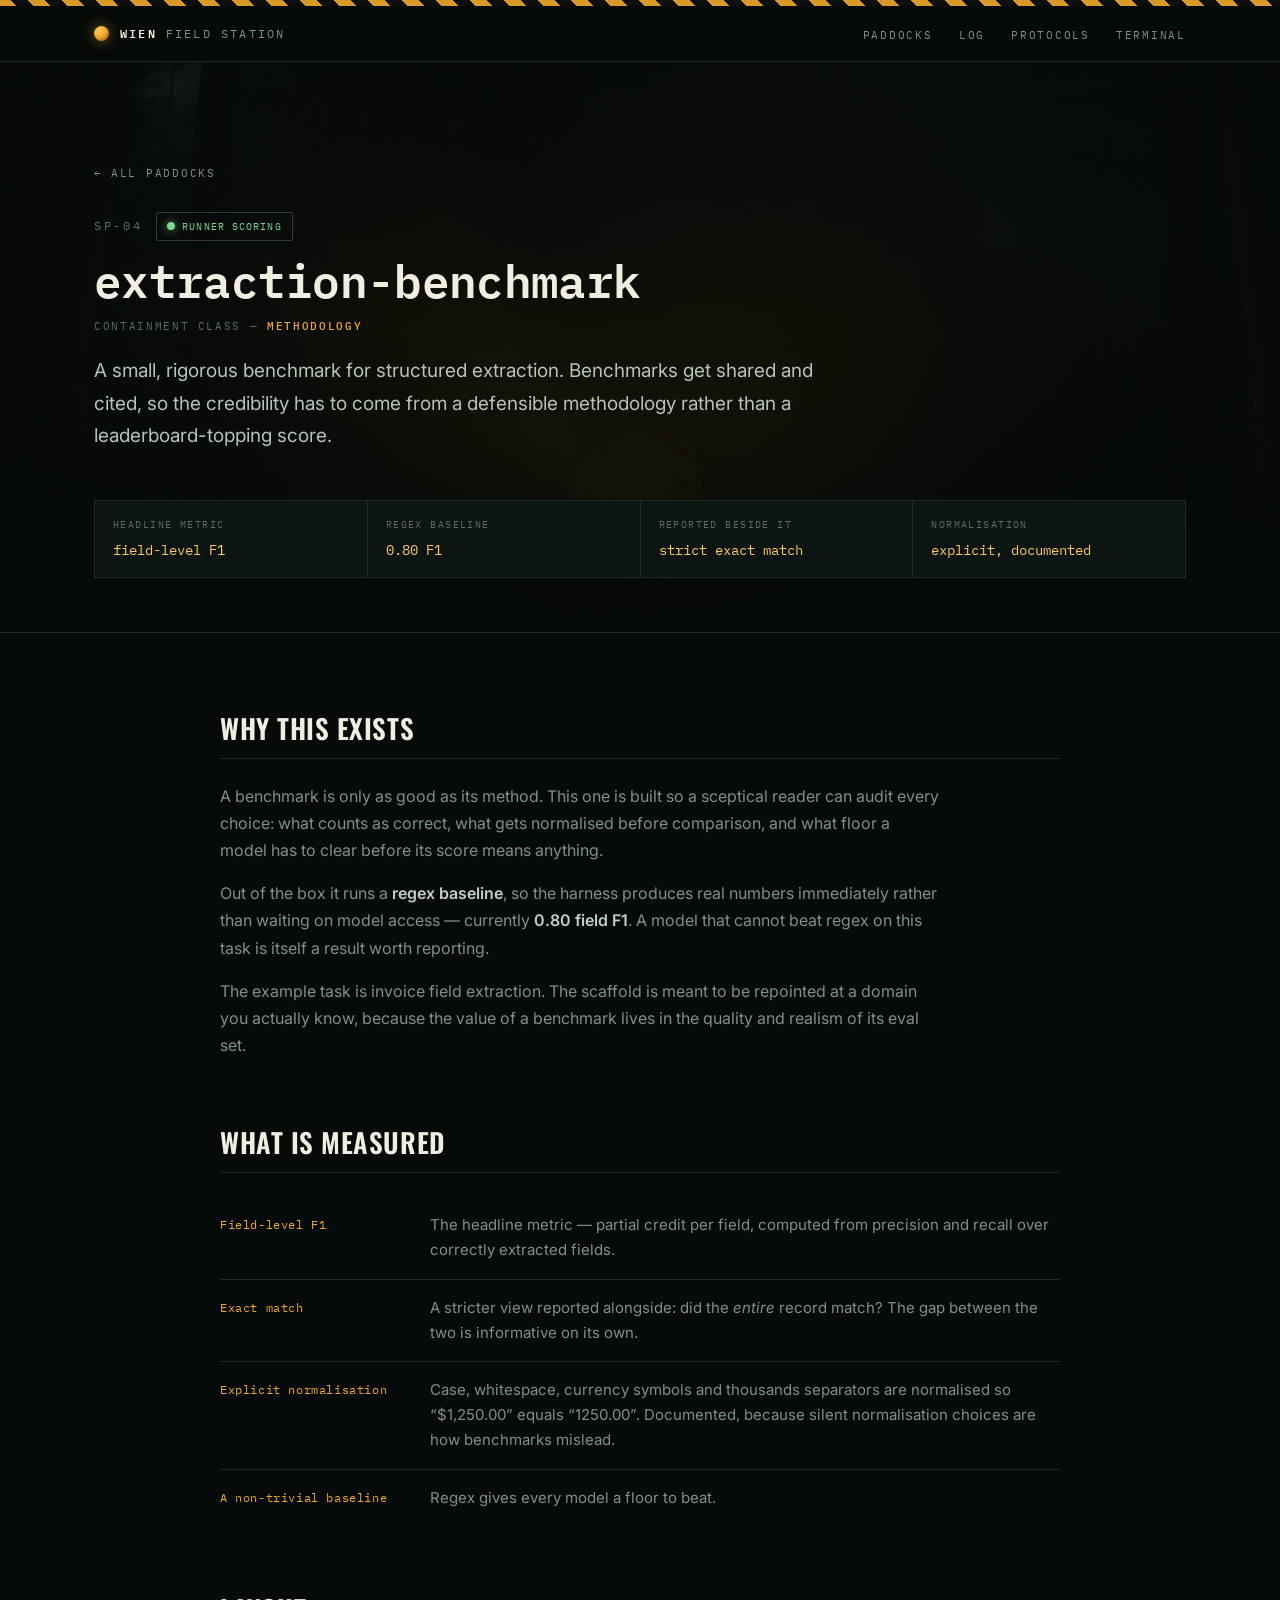
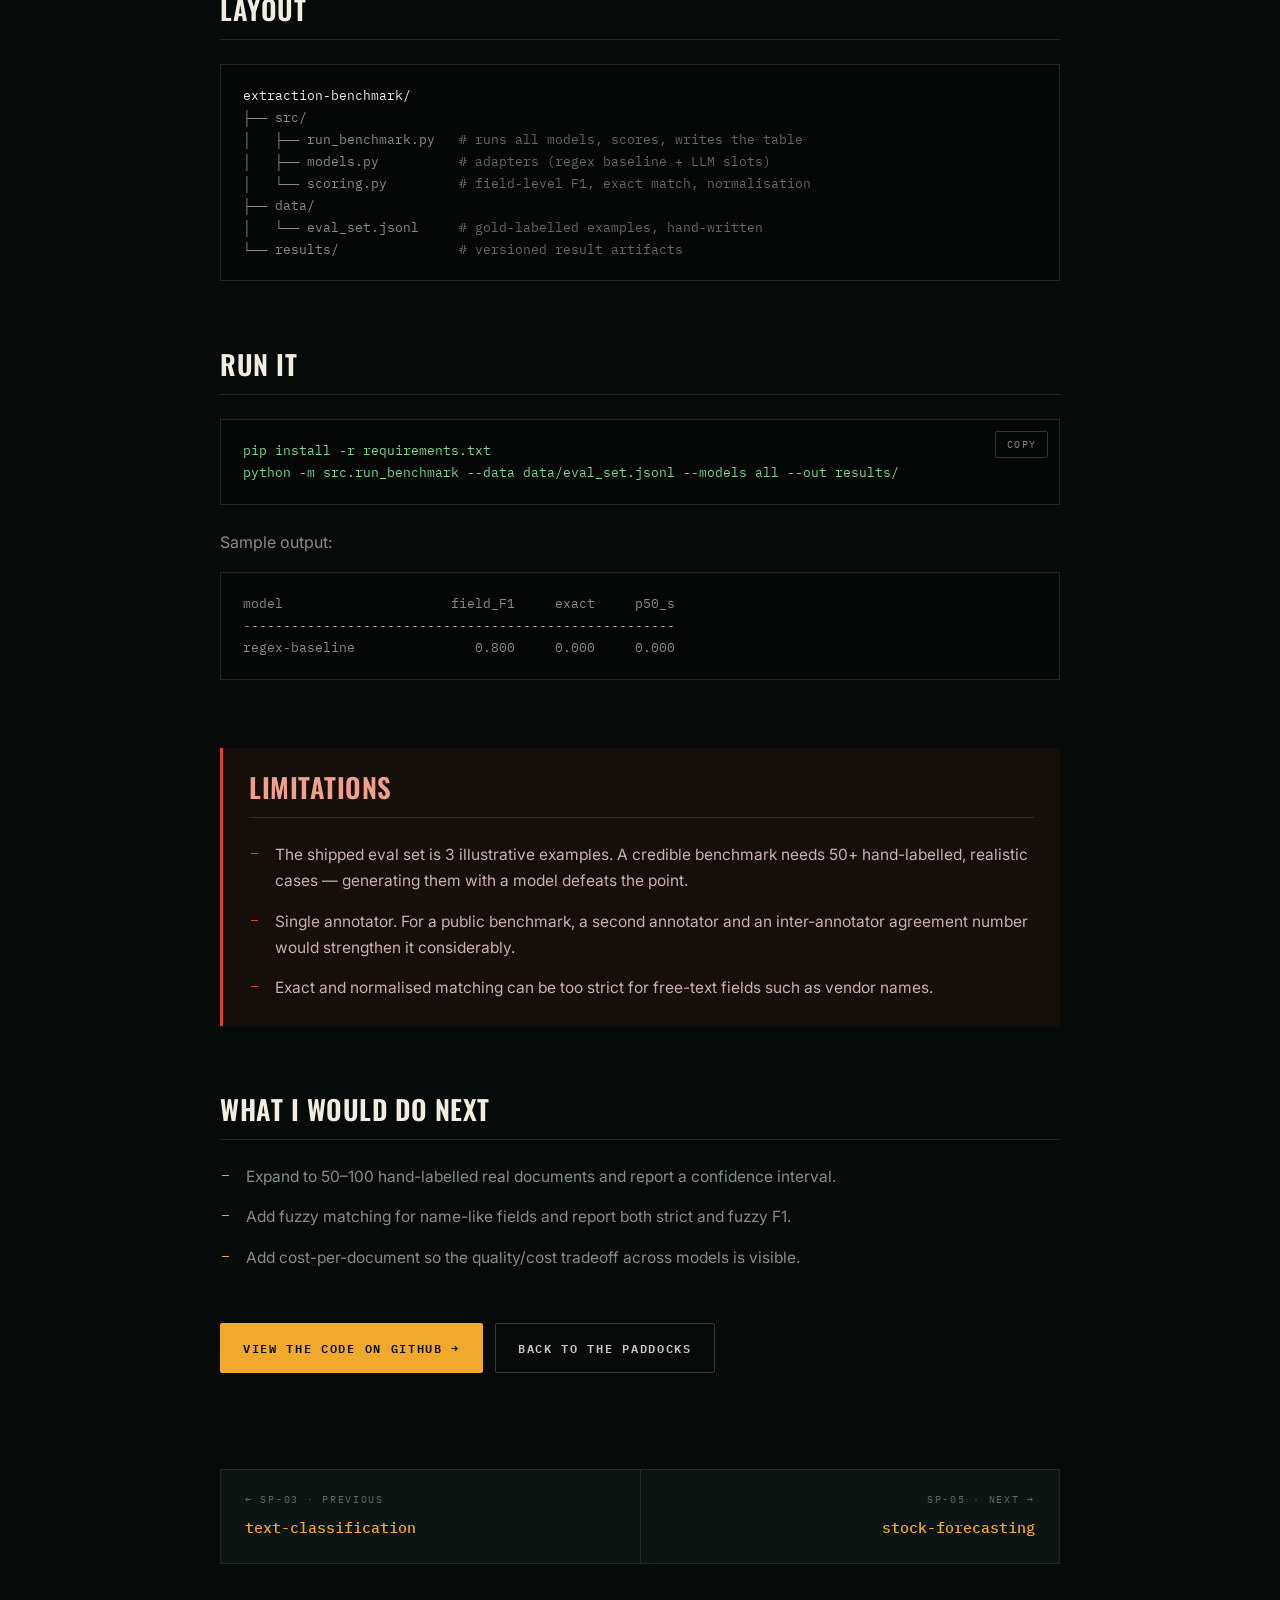
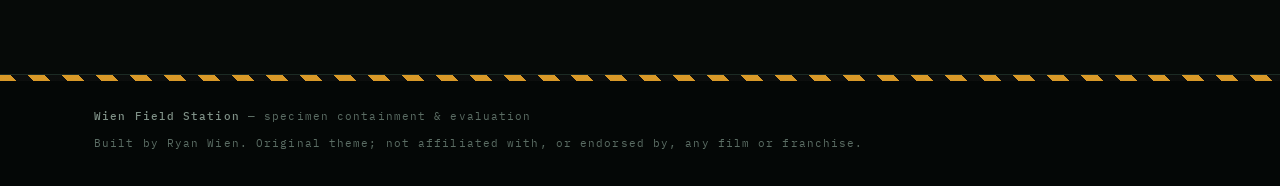
<file: specimens/extraction-benchmark/index.html>
<!doctype html>
<html lang="en">
<head>
<meta charset="utf-8">
<meta name="viewport" content="width=device-width,initial-scale=1">
<title>SP-04 extraction-benchmark — Wien Field Station</title>
<meta name="description" content="extraction-benchmark: what it proves, what was measured, and what it cannot do.">
<meta property="og:title" content="SP-04 extraction-benchmark — Wien Field Station">
<meta property="og:description" content="What it proves, what was measured, and what it cannot do.">
<meta property="og:image" content="../../assets/img/poster.webp">
<meta name="theme-color" content="#060a08">
<link rel="preconnect" href="https://fonts.googleapis.com">
<link rel="preconnect" href="https://fonts.gstatic.com" crossorigin>
<link href="https://fonts.googleapis.com/css2?family=Oswald:wght@500;600;700&family=IBM+Plex+Mono:wght@400;500;600&family=Inter:wght@400;500;600;700&display=swap" rel="stylesheet">
<link rel="stylesheet" href="../../assets/css/style.css">
<link rel="stylesheet" href="../../assets/css/specimen.css">
<link rel="icon" href="data:image/svg+xml,<svg xmlns='http://www.w3.org/2000/svg' viewBox='0 0 32 32'><circle cx='16' cy='16' r='13' fill='%23f0a92c'/><circle cx='16' cy='16' r='5' fill='%23231402'/></svg>">
</head>
<body>
<a class="skip" href="#dossier">Skip to the dossier</a>

<header class="topbar">
  <div class="hazard" aria-hidden="true"></div>
  <nav class="topbar__inner" aria-label="Primary">
    <a class="brand" href="../../index.html">
      <span class="brand__mark" aria-hidden="true"></span>
      <span class="brand__name"><b>WIEN</b> FIELD STATION</span>
    </a>
    <ul class="topbar__links">
      <li><a href="../../index.html#paddocks">Paddocks</a></li>
      <li><a href="../../index.html#log">Log</a></li>
      <li><a href="../../index.html#protocols">Protocols</a></li>
      <li><a href="../../index.html#terminal">Terminal</a></li>
    </ul>
  </nav>
</header>

<main class="spec">

  <div class="spec-hero">
    <div class="spec-hero__plate" style="background-image:url('../../assets/img/poster.webp')" aria-hidden="true"></div>
    <div class="wrap">
      <a class="crumb" href="../../index.html#paddocks"><span aria-hidden="true">&larr;</span> All paddocks</a>
      <div class="spec-head">
        <span class="spec-id">SP-04</span>
        <span class="chip chip--ok"><span class="led led--on" aria-hidden="true"></span>Runner scoring</span>
      </div>
      <h1 class="spec-name">extraction-benchmark</h1>
      <p class="spec-class">Containment class &mdash; <b>methodology</b></p>
      <p class="spec-proves">A small, rigorous benchmark for structured extraction. Benchmarks get shared and cited, so the credibility has to come from a defensible methodology rather than a leaderboard-topping score.</p>
      <dl class="vitals">
        <div><dt>Headline metric</dt><dd>field-level F1</dd></div>
        <div><dt>Regex baseline</dt><dd>0.80 F1</dd></div>
        <div><dt>Reported beside it</dt><dd>strict exact match</dd></div>
        <div><dt>Normalisation</dt><dd>explicit, documented</dd></div>
      </dl>
    </div>
  </div>

  <div class="wrap">
    <div class="spec-body" id="dossier">

      <section class="block">
        <h2 class="block__title">Why this exists</h2>
        <p>A benchmark is only as good as its method. This one is built so a sceptical reader can audit every choice: what counts as correct, what gets normalised before comparison, and what floor a model has to clear before its score means anything.</p>
        <p>Out of the box it runs a <b>regex baseline</b>, so the harness produces real numbers immediately rather than waiting on model access — currently <b>0.80 field F1</b>. A model that cannot beat regex on this task is itself a result worth reporting.</p>
        <p>The example task is invoice field extraction. The scaffold is meant to be repointed at a domain you actually know, because the value of a benchmark lives in the quality and realism of its eval set.</p>
      </section>

      <section class="block">
        <h2 class="block__title">What is measured</h2>
        <dl class="kv">
          <div><dt>Field-level F1</dt><dd>The headline metric — partial credit per field, computed from precision and recall over correctly extracted fields.</dd></div>
          <div><dt>Exact match</dt><dd>A stricter view reported alongside: did the <i>entire</i> record match? The gap between the two is informative on its own.</dd></div>
          <div><dt>Explicit normalisation</dt><dd>Case, whitespace, currency symbols and thousands separators are normalised so &ldquo;$1,250.00&rdquo; equals &ldquo;1250.00&rdquo;. Documented, because silent normalisation choices are how benchmarks mislead.</dd></div>
          <div><dt>A non-trivial baseline</dt><dd>Regex gives every model a floor to beat.</dd></div>
        </dl>
      </section>

      <section class="block">
        <h2 class="block__title">Layout</h2>
        <pre class="tree"><b>extraction-benchmark/</b>
├── src/
│   ├── run_benchmark.py   <i># runs all models, scores, writes the table</i>
│   ├── models.py          <i># adapters (regex baseline + LLM slots)</i>
│   └── scoring.py         <i># field-level F1, exact match, normalisation</i>
├── data/
│   └── eval_set.jsonl     <i># gold-labelled examples, hand-written</i>
└── results/               <i># versioned result artifacts</i></pre>
      </section>

      <section class="block">
        <h2 class="block__title">Run it</h2>
        <div class="cmd-wrap">
          <button class="copy" type="button">Copy</button>
          <pre class="cmd">pip install -r requirements.txt
python -m src.run_benchmark --data data/eval_set.jsonl --models all --out results/</pre>
        </div>
        <p style="margin-top:24px">Sample output:</p>
        <pre class="tree">model                     field_F1     exact     p50_s
------------------------------------------------------
regex-baseline               0.800     0.000     0.000</pre>
      </section>

      <section class="block limits">
        <h2 class="block__title">Limitations</h2>
        <ul>
          <li>The shipped eval set is 3 illustrative examples. A credible benchmark needs 50+ hand-labelled, realistic cases — generating them with a model defeats the point.</li>
          <li>Single annotator. For a public benchmark, a second annotator and an inter-annotator agreement number would strengthen it considerably.</li>
          <li>Exact and normalised matching can be too strict for free-text fields such as vendor names.</li>
        </ul>
      </section>

      <section class="block">
        <h2 class="block__title">What I would do next</h2>
        <ul class="bullets">
          <li>Expand to 50–100 hand-labelled real documents and report a confidence interval.</li>
          <li>Add fuzzy matching for name-like fields and report both strict and fuzzy F1.</li>
          <li>Add cost-per-document so the quality/cost tradeoff across models is visible.</li>
        </ul>
      </section>

    </div>

    <div class="spec-cta">
      <a class="btn btn--primary" href="https://github.com/ryanwien/Portfolio/tree/main/extraction-benchmark">View the code on GitHub <span aria-hidden="true">&rarr;</span></a>
      <a class="btn btn--ghost" href="../../index.html#paddocks">Back to the paddocks</a>
    </div>

    <nav class="specnav" aria-label="Other specimens">
      <a href="../text-classification/index.html">
        <span>&larr; SP-03 &middot; previous</span>
        <b>text-classification</b>
      </a>
      <a href="../stock-forecasting/index.html">
        <span>SP-05 &middot; next &rarr;</span>
        <b>stock-forecasting</b>
      </a>
    </nav>
  </div>

</main>

<footer class="foot">
  <div class="hazard" aria-hidden="true"></div>
  <div class="wrap foot__inner">
    <p><b>Wien Field Station</b> &mdash; specimen containment &amp; evaluation</p>
    <p class="foot__note">Built by Ryan Wien. Original theme; not affiliated with, or endorsed by, any film or franchise.</p>
  </div>
</footer>

<script src="../../assets/js/specimen.js" defer></script>
</body>
</html>
</file>
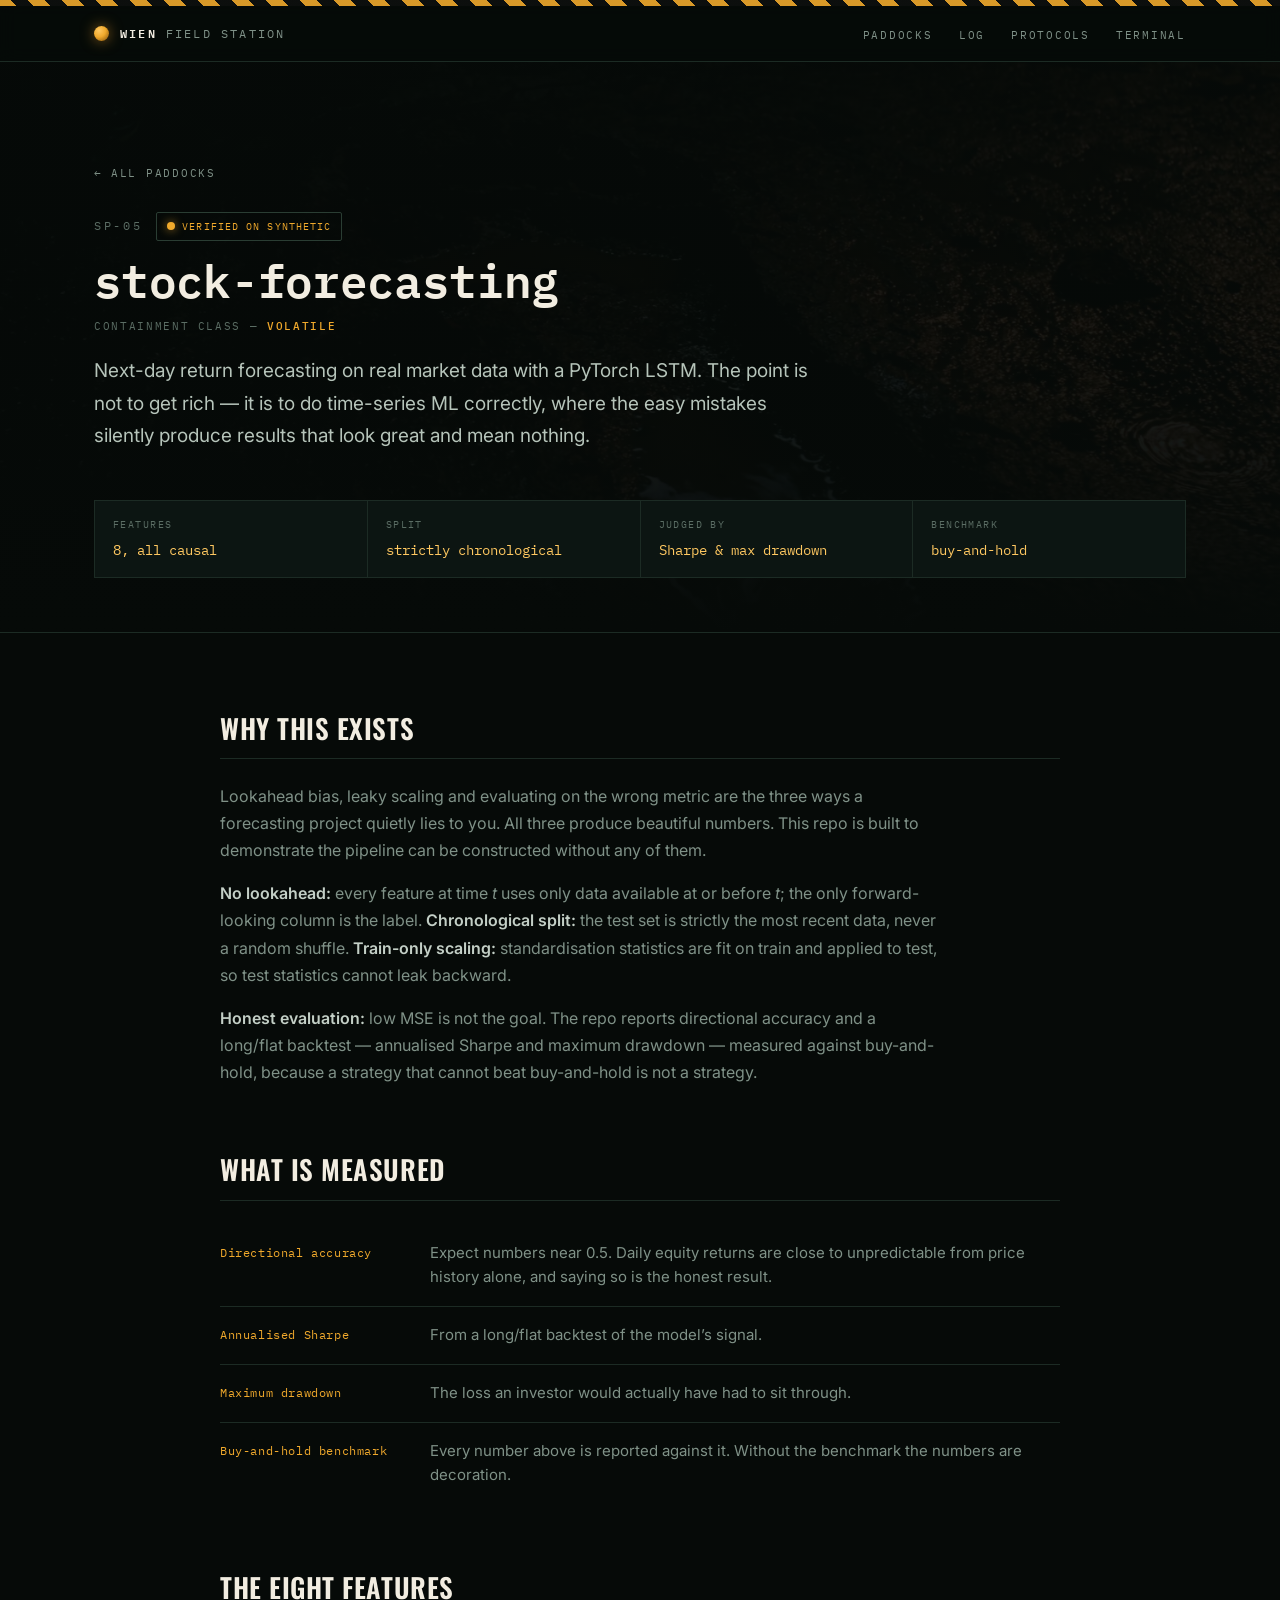
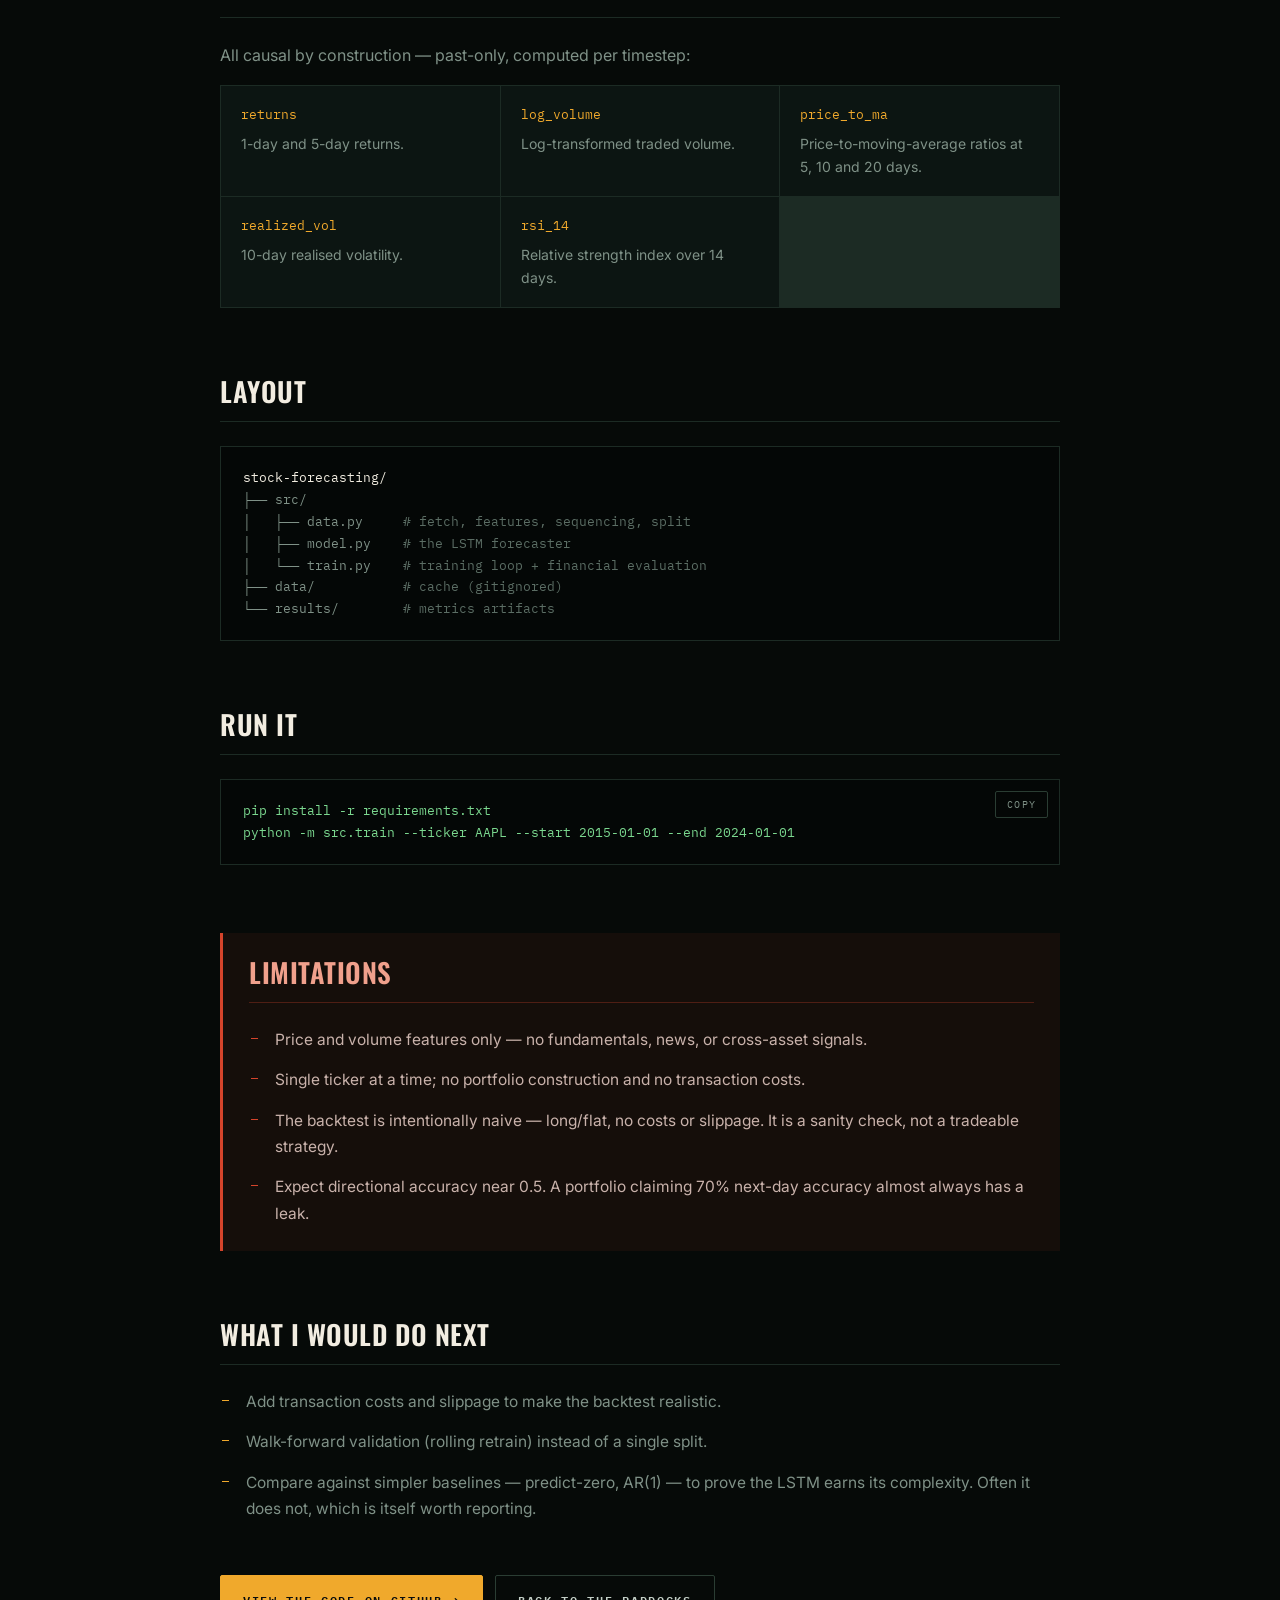
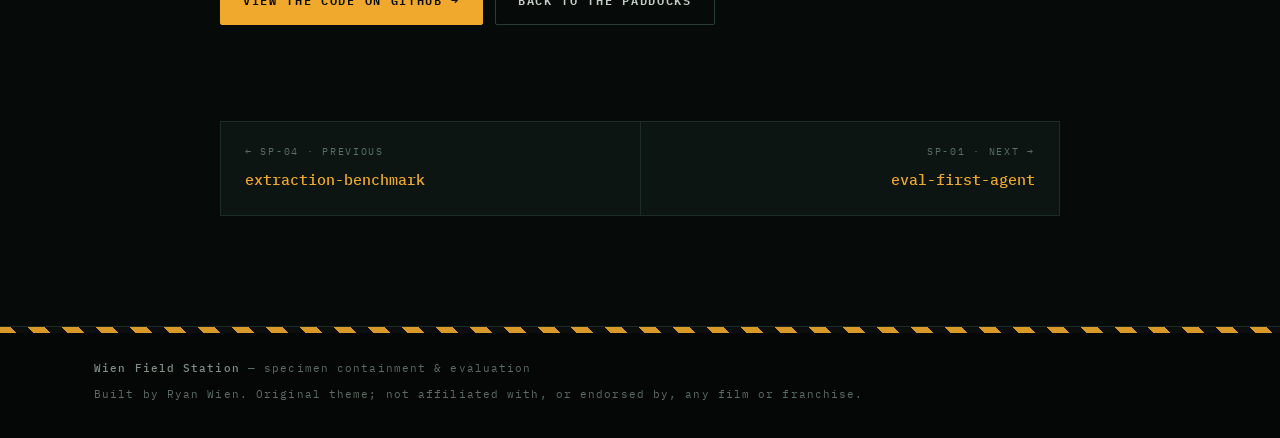
<file: specimens/stock-forecasting/index.html>
<!doctype html>
<html lang="en">
<head>
<meta charset="utf-8">
<meta name="viewport" content="width=device-width,initial-scale=1">
<title>SP-05 stock-forecasting — Wien Field Station</title>
<meta name="description" content="stock-forecasting: what it proves, what was measured, and what it cannot do.">
<meta property="og:title" content="SP-05 stock-forecasting — Wien Field Station">
<meta property="og:description" content="What it proves, what was measured, and what it cannot do.">
<meta property="og:image" content="../../assets/img/poster.webp">
<meta name="theme-color" content="#060a08">
<link rel="preconnect" href="https://fonts.googleapis.com">
<link rel="preconnect" href="https://fonts.gstatic.com" crossorigin>
<link href="https://fonts.googleapis.com/css2?family=Oswald:wght@500;600;700&family=IBM+Plex+Mono:wght@400;500;600&family=Inter:wght@400;500;600;700&display=swap" rel="stylesheet">
<link rel="stylesheet" href="../../assets/css/style.css">
<link rel="stylesheet" href="../../assets/css/specimen.css">
<link rel="icon" href="data:image/svg+xml,<svg xmlns='http://www.w3.org/2000/svg' viewBox='0 0 32 32'><circle cx='16' cy='16' r='13' fill='%23f0a92c'/><circle cx='16' cy='16' r='5' fill='%23231402'/></svg>">
</head>
<body>
<a class="skip" href="#dossier">Skip to the dossier</a>

<header class="topbar">
  <div class="hazard" aria-hidden="true"></div>
  <nav class="topbar__inner" aria-label="Primary">
    <a class="brand" href="../../index.html">
      <span class="brand__mark" aria-hidden="true"></span>
      <span class="brand__name"><b>WIEN</b> FIELD STATION</span>
    </a>
    <ul class="topbar__links">
      <li><a href="../../index.html#paddocks">Paddocks</a></li>
      <li><a href="../../index.html#log">Log</a></li>
      <li><a href="../../index.html#protocols">Protocols</a></li>
      <li><a href="../../index.html#terminal">Terminal</a></li>
    </ul>
  </nav>
</header>

<main class="spec">

  <div class="spec-hero">
    <div class="spec-hero__plate" style="background-image:url('../../assets/img/track.webp')" aria-hidden="true"></div>
    <div class="wrap">
      <a class="crumb" href="../../index.html#paddocks"><span aria-hidden="true">&larr;</span> All paddocks</a>
      <div class="spec-head">
        <span class="spec-id">SP-05</span>
        <span class="chip chip--warn"><span class="led led--warn" aria-hidden="true"></span>Verified on synthetic</span>
      </div>
      <h1 class="spec-name">stock-forecasting</h1>
      <p class="spec-class">Containment class &mdash; <b>volatile</b></p>
      <p class="spec-proves">Next-day return forecasting on real market data with a PyTorch LSTM. The point is not to get rich — it is to do time-series ML correctly, where the easy mistakes silently produce results that look great and mean nothing.</p>
      <dl class="vitals">
        <div><dt>Features</dt><dd>8, all causal</dd></div>
        <div><dt>Split</dt><dd>strictly chronological</dd></div>
        <div><dt>Judged by</dt><dd>Sharpe &amp; max drawdown</dd></div>
        <div><dt>Benchmark</dt><dd>buy-and-hold</dd></div>
      </dl>
    </div>
  </div>

  <div class="wrap">
    <div class="spec-body" id="dossier">

      <section class="block">
        <h2 class="block__title">Why this exists</h2>
        <p>Lookahead bias, leaky scaling and evaluating on the wrong metric are the three ways a forecasting project quietly lies to you. All three produce beautiful numbers. This repo is built to demonstrate the pipeline can be constructed without any of them.</p>
        <p><b>No lookahead:</b> every feature at time <i>t</i> uses only data available at or before <i>t</i>; the only forward-looking column is the label. <b>Chronological split:</b> the test set is strictly the most recent data, never a random shuffle. <b>Train-only scaling:</b> standardisation statistics are fit on train and applied to test, so test statistics cannot leak backward.</p>
        <p><b>Honest evaluation:</b> low MSE is not the goal. The repo reports directional accuracy and a long/flat backtest — annualised Sharpe and maximum drawdown — measured against buy-and-hold, because a strategy that cannot beat buy-and-hold is not a strategy.</p>
      </section>

      <section class="block">
        <h2 class="block__title">What is measured</h2>
        <dl class="kv">
          <div><dt>Directional accuracy</dt><dd>Expect numbers near 0.5. Daily equity returns are close to unpredictable from price history alone, and saying so is the honest result.</dd></div>
          <div><dt>Annualised Sharpe</dt><dd>From a long/flat backtest of the model’s signal.</dd></div>
          <div><dt>Maximum drawdown</dt><dd>The loss an investor would actually have had to sit through.</dd></div>
          <div><dt>Buy-and-hold benchmark</dt><dd>Every number above is reported against it. Without the benchmark the numbers are decoration.</dd></div>
        </dl>
      </section>

      <section class="block">
        <h2 class="block__title">The eight features</h2>
        <p>All causal by construction — past-only, computed per timestep:</p>
        <div class="grid-cards">
          <div><code>returns</code><p>1-day and 5-day returns.</p></div>
          <div><code>log_volume</code><p>Log-transformed traded volume.</p></div>
          <div><code>price_to_ma</code><p>Price-to-moving-average ratios at 5, 10 and 20 days.</p></div>
          <div><code>realized_vol</code><p>10-day realised volatility.</p></div>
          <div><code>rsi_14</code><p>Relative strength index over 14 days.</p></div>
        </div>
      </section>

      <section class="block">
        <h2 class="block__title">Layout</h2>
        <pre class="tree"><b>stock-forecasting/</b>
├── src/
│   ├── data.py     <i># fetch, features, sequencing, split</i>
│   ├── model.py    <i># the LSTM forecaster</i>
│   └── train.py    <i># training loop + financial evaluation</i>
├── data/           <i># cache (gitignored)</i>
└── results/        <i># metrics artifacts</i></pre>
      </section>

      <section class="block">
        <h2 class="block__title">Run it</h2>
        <div class="cmd-wrap">
          <button class="copy" type="button">Copy</button>
          <pre class="cmd">pip install -r requirements.txt
python -m src.train --ticker AAPL --start 2015-01-01 --end 2024-01-01</pre>
        </div>
      </section>

      <section class="block limits">
        <h2 class="block__title">Limitations</h2>
        <ul>
          <li>Price and volume features only — no fundamentals, news, or cross-asset signals.</li>
          <li>Single ticker at a time; no portfolio construction and no transaction costs.</li>
          <li>The backtest is intentionally naive — long/flat, no costs or slippage. It is a sanity check, not a tradeable strategy.</li>
          <li>Expect directional accuracy near 0.5. A portfolio claiming 70% next-day accuracy almost always has a leak.</li>
        </ul>
      </section>

      <section class="block">
        <h2 class="block__title">What I would do next</h2>
        <ul class="bullets">
          <li>Add transaction costs and slippage to make the backtest realistic.</li>
          <li>Walk-forward validation (rolling retrain) instead of a single split.</li>
          <li>Compare against simpler baselines — predict-zero, AR(1) — to prove the LSTM earns its complexity. Often it does not, which is itself worth reporting.</li>
        </ul>
      </section>

    </div>

    <div class="spec-cta">
      <a class="btn btn--primary" href="https://github.com/ryanwien/Portfolio/tree/main/stock-forecasting">View the code on GitHub <span aria-hidden="true">&rarr;</span></a>
      <a class="btn btn--ghost" href="../../index.html#paddocks">Back to the paddocks</a>
    </div>

    <nav class="specnav" aria-label="Other specimens">
      <a href="../extraction-benchmark/index.html">
        <span>&larr; SP-04 &middot; previous</span>
        <b>extraction-benchmark</b>
      </a>
      <a href="../eval-first-agent/index.html">
        <span>SP-01 &middot; next &rarr;</span>
        <b>eval-first-agent</b>
      </a>
    </nav>
  </div>

</main>

<footer class="foot">
  <div class="hazard" aria-hidden="true"></div>
  <div class="wrap foot__inner">
    <p><b>Wien Field Station</b> &mdash; specimen containment &amp; evaluation</p>
    <p class="foot__note">Built by Ryan Wien. Original theme; not affiliated with, or endorsed by, any film or franchise.</p>
  </div>
</footer>

<script src="../../assets/js/specimen.js" defer></script>
</body>
</html>
</file>
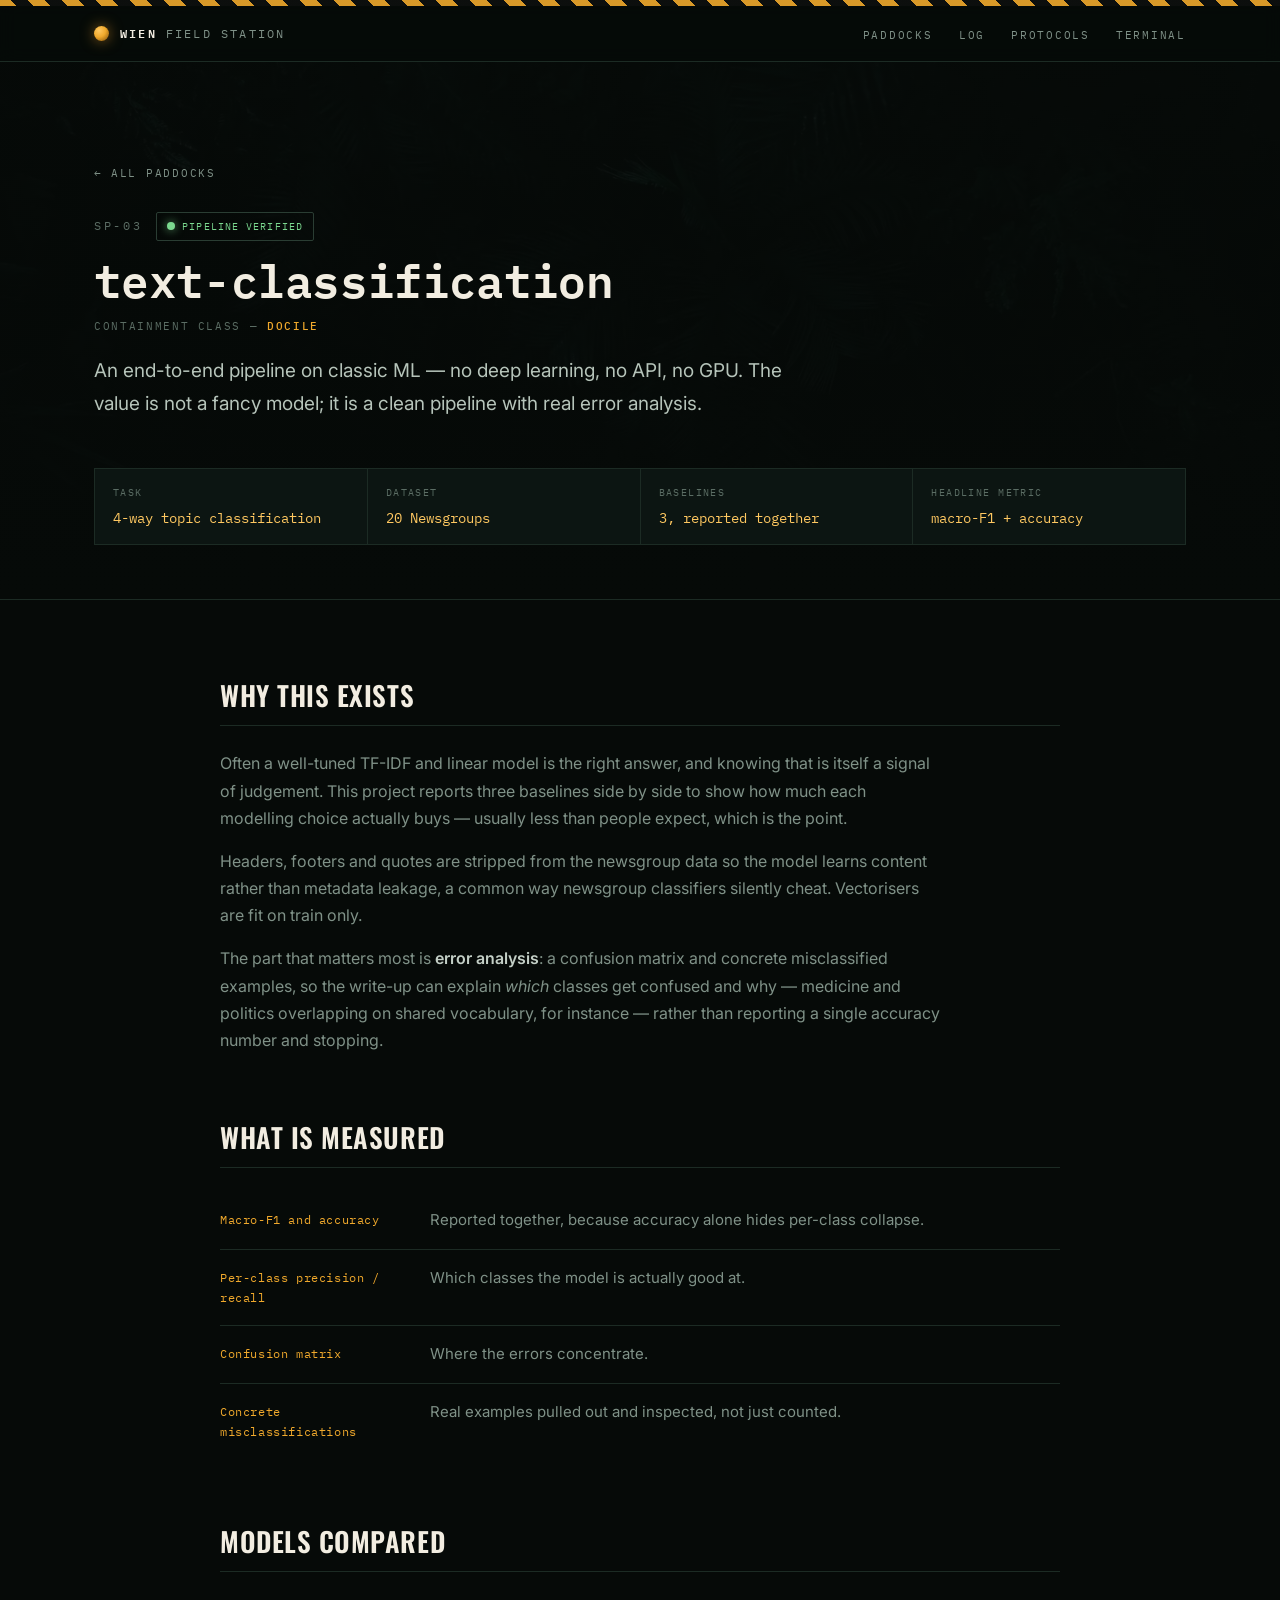
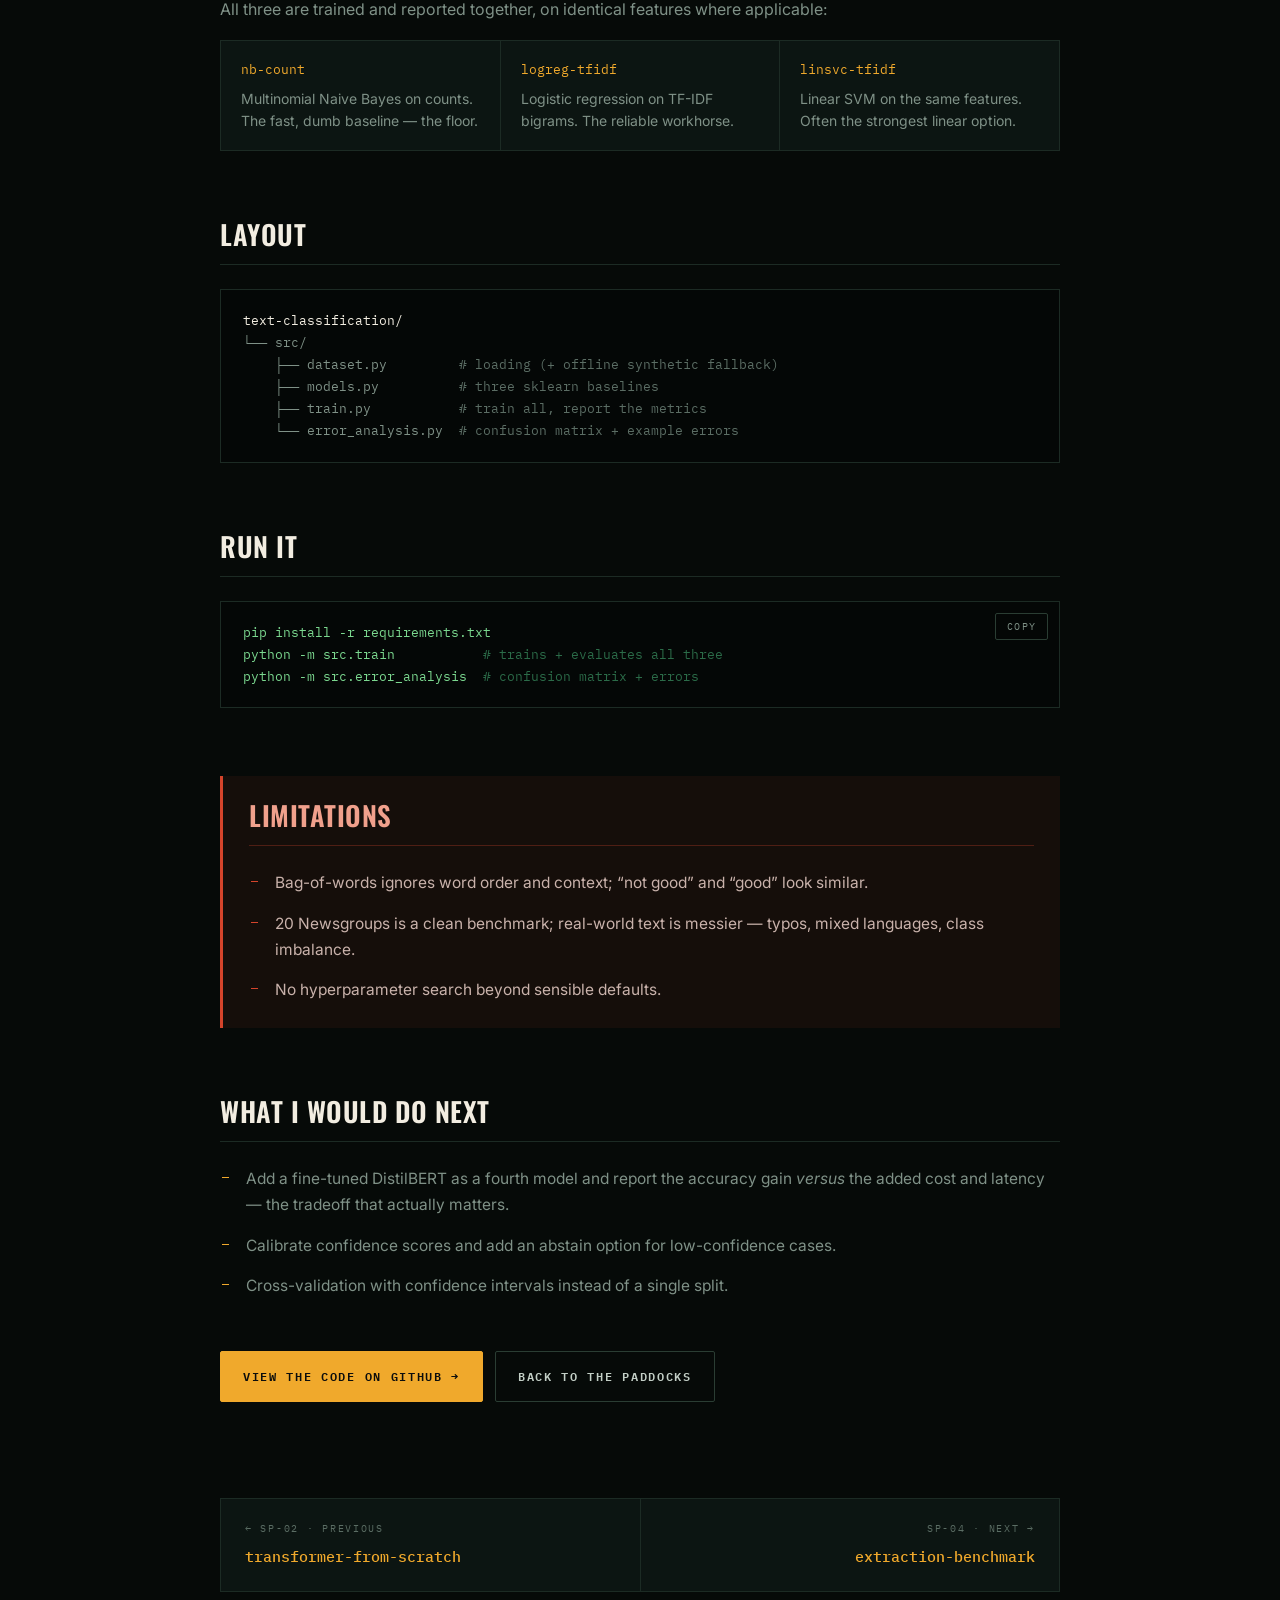
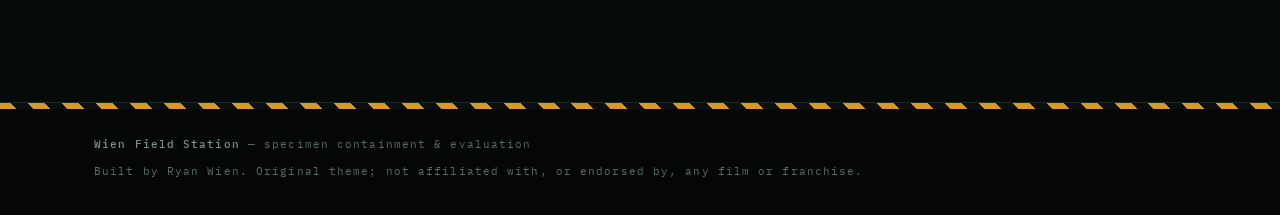
<file: specimens/text-classification/index.html>
<!doctype html>
<html lang="en">
<head>
<meta charset="utf-8">
<meta name="viewport" content="width=device-width,initial-scale=1">
<title>SP-03 text-classification — Wien Field Station</title>
<meta name="description" content="text-classification: what it proves, what was measured, and what it cannot do.">
<meta property="og:title" content="SP-03 text-classification — Wien Field Station">
<meta property="og:description" content="What it proves, what was measured, and what it cannot do.">
<meta property="og:image" content="../../assets/img/poster.webp">
<meta name="theme-color" content="#060a08">
<link rel="preconnect" href="https://fonts.googleapis.com">
<link rel="preconnect" href="https://fonts.gstatic.com" crossorigin>
<link href="https://fonts.googleapis.com/css2?family=Oswald:wght@500;600;700&family=IBM+Plex+Mono:wght@400;500;600&family=Inter:wght@400;500;600;700&display=swap" rel="stylesheet">
<link rel="stylesheet" href="../../assets/css/style.css">
<link rel="stylesheet" href="../../assets/css/specimen.css">
<link rel="icon" href="data:image/svg+xml,<svg xmlns='http://www.w3.org/2000/svg' viewBox='0 0 32 32'><circle cx='16' cy='16' r='13' fill='%23f0a92c'/><circle cx='16' cy='16' r='5' fill='%23231402'/></svg>">
</head>
<body>
<a class="skip" href="#dossier">Skip to the dossier</a>

<header class="topbar">
  <div class="hazard" aria-hidden="true"></div>
  <nav class="topbar__inner" aria-label="Primary">
    <a class="brand" href="../../index.html">
      <span class="brand__mark" aria-hidden="true"></span>
      <span class="brand__name"><b>WIEN</b> FIELD STATION</span>
    </a>
    <ul class="topbar__links">
      <li><a href="../../index.html#paddocks">Paddocks</a></li>
      <li><a href="../../index.html#log">Log</a></li>
      <li><a href="../../index.html#protocols">Protocols</a></li>
      <li><a href="../../index.html#terminal">Terminal</a></li>
    </ul>
  </nav>
</header>

<main class="spec">

  <div class="spec-hero">
    <div class="spec-hero__plate" style="background-image:url('../../assets/img/ferns.webp')" aria-hidden="true"></div>
    <div class="wrap">
      <a class="crumb" href="../../index.html#paddocks"><span aria-hidden="true">&larr;</span> All paddocks</a>
      <div class="spec-head">
        <span class="spec-id">SP-03</span>
        <span class="chip chip--ok"><span class="led led--on" aria-hidden="true"></span>Pipeline verified</span>
      </div>
      <h1 class="spec-name">text-classification</h1>
      <p class="spec-class">Containment class &mdash; <b>docile</b></p>
      <p class="spec-proves">An end-to-end pipeline on classic ML — no deep learning, no API, no GPU. The value is not a fancy model; it is a clean pipeline with real error analysis.</p>
      <dl class="vitals">
        <div><dt>Task</dt><dd>4-way topic classification</dd></div>
        <div><dt>Dataset</dt><dd>20 Newsgroups</dd></div>
        <div><dt>Baselines</dt><dd>3, reported together</dd></div>
        <div><dt>Headline metric</dt><dd>macro-F1 + accuracy</dd></div>
      </dl>
    </div>
  </div>

  <div class="wrap">
    <div class="spec-body" id="dossier">

      <section class="block">
        <h2 class="block__title">Why this exists</h2>
        <p>Often a well-tuned TF-IDF and linear model is the right answer, and knowing that is itself a signal of judgement. This project reports three baselines side by side to show how much each modelling choice actually buys — usually less than people expect, which is the point.</p>
        <p>Headers, footers and quotes are stripped from the newsgroup data so the model learns content rather than metadata leakage, a common way newsgroup classifiers silently cheat. Vectorisers are fit on train only.</p>
        <p>The part that matters most is <b>error analysis</b>: a confusion matrix and concrete misclassified examples, so the write-up can explain <i>which</i> classes get confused and why — medicine and politics overlapping on shared vocabulary, for instance — rather than reporting a single accuracy number and stopping.</p>
      </section>

      <section class="block">
        <h2 class="block__title">What is measured</h2>
        <dl class="kv">
          <div><dt>Macro-F1 and accuracy</dt><dd>Reported together, because accuracy alone hides per-class collapse.</dd></div>
          <div><dt>Per-class precision / recall</dt><dd>Which classes the model is actually good at.</dd></div>
          <div><dt>Confusion matrix</dt><dd>Where the errors concentrate.</dd></div>
          <div><dt>Concrete misclassifications</dt><dd>Real examples pulled out and inspected, not just counted.</dd></div>
        </dl>
      </section>

      <section class="block">
        <h2 class="block__title">Models compared</h2>
        <p>All three are trained and reported together, on identical features where applicable:</p>
        <div class="grid-cards">
          <div><code>nb-count</code><p>Multinomial Naive Bayes on counts. The fast, dumb baseline — the floor.</p></div>
          <div><code>logreg-tfidf</code><p>Logistic regression on TF-IDF bigrams. The reliable workhorse.</p></div>
          <div><code>linsvc-tfidf</code><p>Linear SVM on the same features. Often the strongest linear option.</p></div>
        </div>
      </section>

      <section class="block">
        <h2 class="block__title">Layout</h2>
        <pre class="tree"><b>text-classification/</b>
└── src/
    ├── dataset.py         <i># loading (+ offline synthetic fallback)</i>
    ├── models.py          <i># three sklearn baselines</i>
    ├── train.py           <i># train all, report the metrics</i>
    └── error_analysis.py  <i># confusion matrix + example errors</i></pre>
      </section>

      <section class="block">
        <h2 class="block__title">Run it</h2>
        <div class="cmd-wrap">
          <button class="copy" type="button">Copy</button>
          <pre class="cmd">pip install -r requirements.txt
python -m src.train           <span class="c-dim"># trains + evaluates all three</span>
python -m src.error_analysis  <span class="c-dim"># confusion matrix + errors</span></pre>
        </div>
      </section>

      <section class="block limits">
        <h2 class="block__title">Limitations</h2>
        <ul>
          <li>Bag-of-words ignores word order and context; &ldquo;not good&rdquo; and &ldquo;good&rdquo; look similar.</li>
          <li>20 Newsgroups is a clean benchmark; real-world text is messier — typos, mixed languages, class imbalance.</li>
          <li>No hyperparameter search beyond sensible defaults.</li>
        </ul>
      </section>

      <section class="block">
        <h2 class="block__title">What I would do next</h2>
        <ul class="bullets">
          <li>Add a fine-tuned DistilBERT as a fourth model and report the accuracy gain <i>versus</i> the added cost and latency — the tradeoff that actually matters.</li>
          <li>Calibrate confidence scores and add an abstain option for low-confidence cases.</li>
          <li>Cross-validation with confidence intervals instead of a single split.</li>
        </ul>
      </section>

    </div>

    <div class="spec-cta">
      <a class="btn btn--primary" href="https://github.com/ryanwien/Portfolio/tree/main/text-classification">View the code on GitHub <span aria-hidden="true">&rarr;</span></a>
      <a class="btn btn--ghost" href="../../index.html#paddocks">Back to the paddocks</a>
    </div>

    <nav class="specnav" aria-label="Other specimens">
      <a href="../transformer-from-scratch/index.html">
        <span>&larr; SP-02 &middot; previous</span>
        <b>transformer-from-scratch</b>
      </a>
      <a href="../extraction-benchmark/index.html">
        <span>SP-04 &middot; next &rarr;</span>
        <b>extraction-benchmark</b>
      </a>
    </nav>
  </div>

</main>

<footer class="foot">
  <div class="hazard" aria-hidden="true"></div>
  <div class="wrap foot__inner">
    <p><b>Wien Field Station</b> &mdash; specimen containment &amp; evaluation</p>
    <p class="foot__note">Built by Ryan Wien. Original theme; not affiliated with, or endorsed by, any film or franchise.</p>
  </div>
</footer>

<script src="../../assets/js/specimen.js" defer></script>
</body>
</html>
</file>
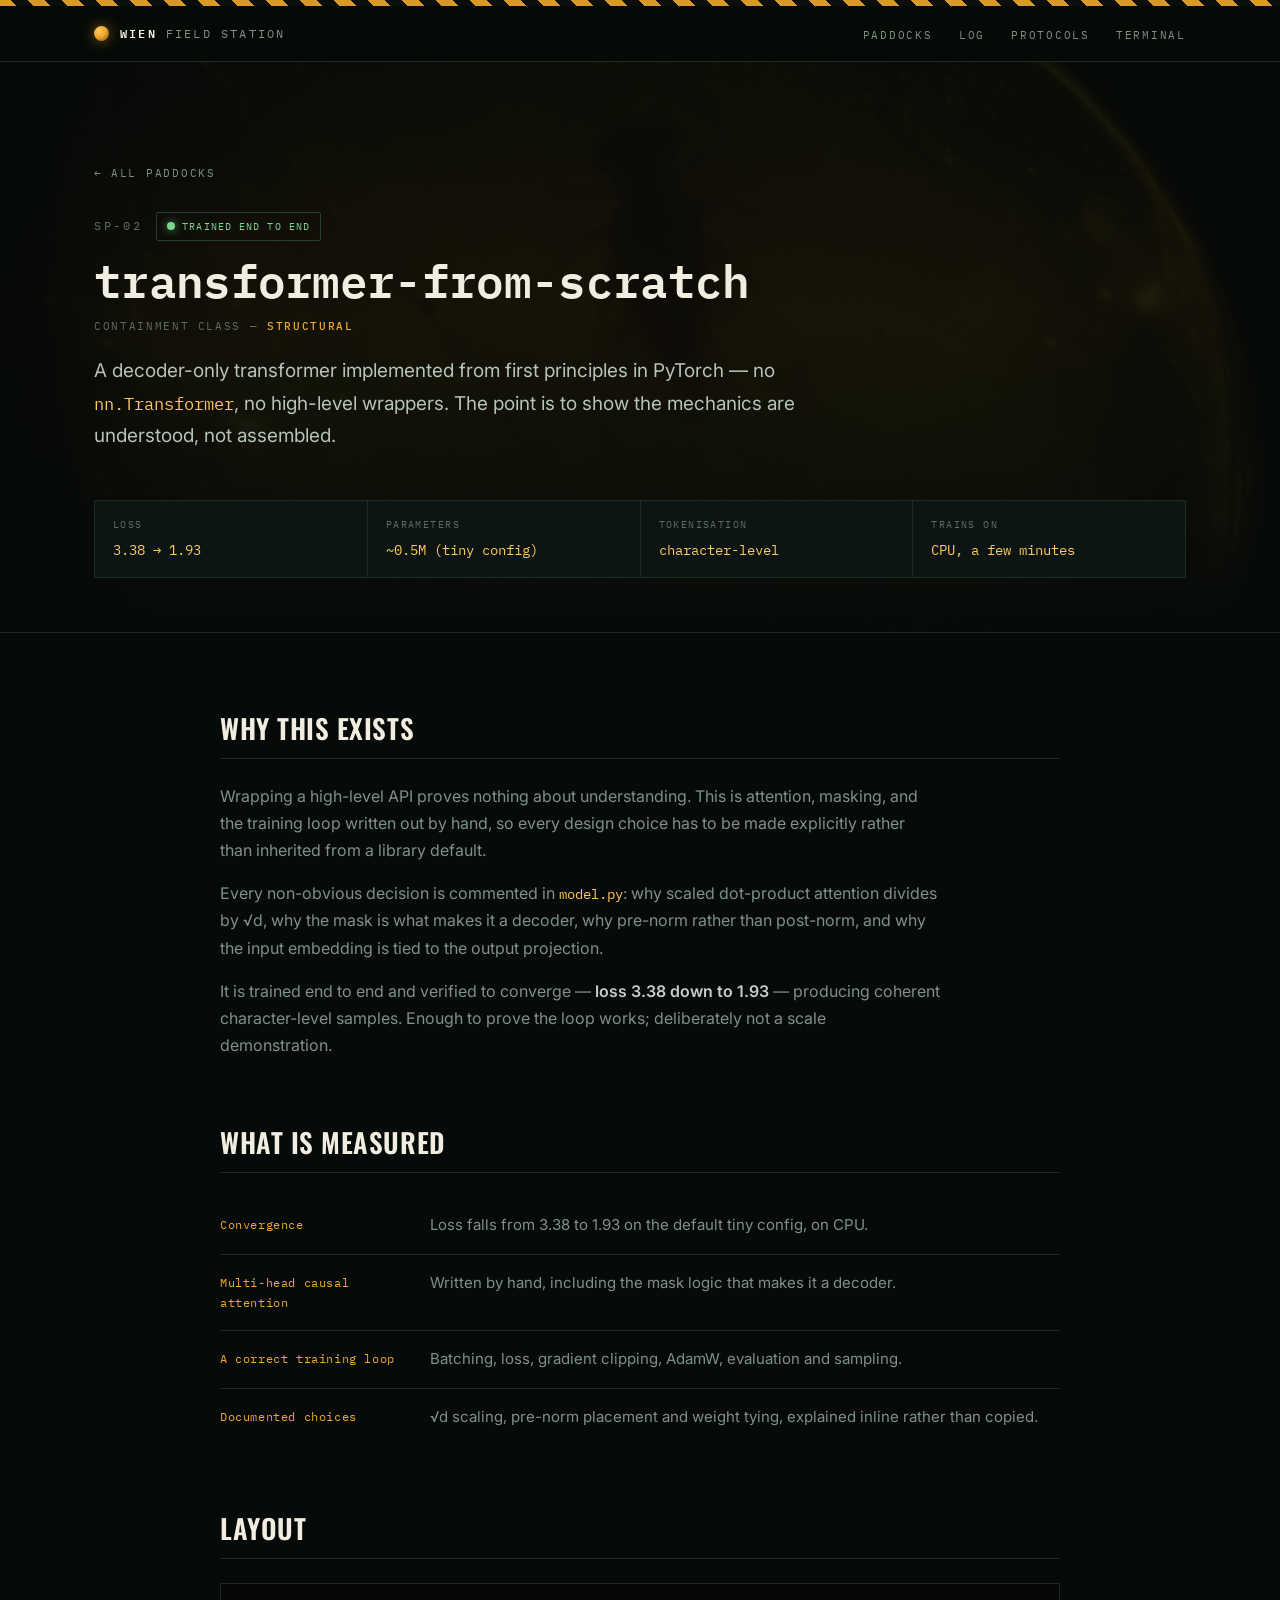
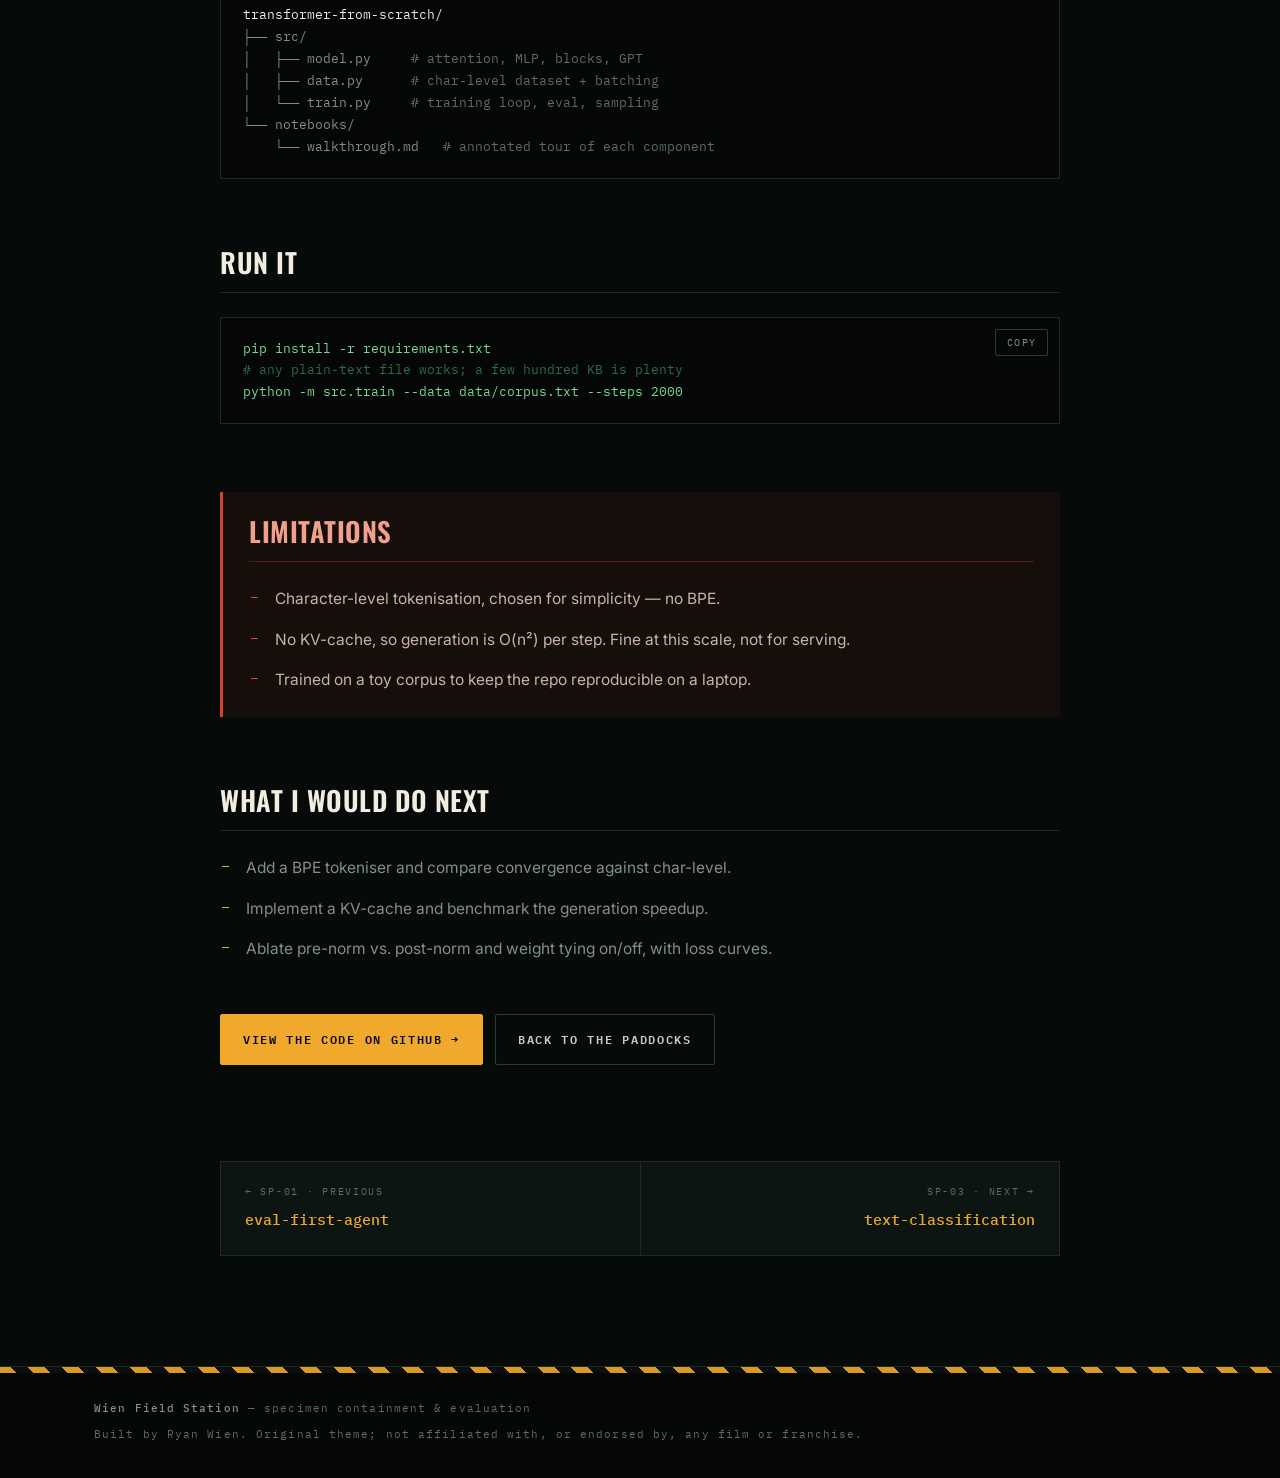
<file: specimens/transformer-from-scratch/index.html>
<!doctype html>
<html lang="en">
<head>
<meta charset="utf-8">
<meta name="viewport" content="width=device-width,initial-scale=1">
<title>SP-02 transformer-from-scratch — Wien Field Station</title>
<meta name="description" content="transformer-from-scratch: what it proves, what was measured, and what it cannot do.">
<meta property="og:title" content="SP-02 transformer-from-scratch — Wien Field Station">
<meta property="og:description" content="What it proves, what was measured, and what it cannot do.">
<meta property="og:image" content="../../assets/img/poster.webp">
<meta name="theme-color" content="#060a08">
<link rel="preconnect" href="https://fonts.googleapis.com">
<link rel="preconnect" href="https://fonts.gstatic.com" crossorigin>
<link href="https://fonts.googleapis.com/css2?family=Oswald:wght@500;600;700&family=IBM+Plex+Mono:wght@400;500;600&family=Inter:wght@400;500;600;700&display=swap" rel="stylesheet">
<link rel="stylesheet" href="../../assets/css/style.css">
<link rel="stylesheet" href="../../assets/css/specimen.css">
<link rel="icon" href="data:image/svg+xml,<svg xmlns='http://www.w3.org/2000/svg' viewBox='0 0 32 32'><circle cx='16' cy='16' r='13' fill='%23f0a92c'/><circle cx='16' cy='16' r='5' fill='%23231402'/></svg>">
</head>
<body>
<a class="skip" href="#dossier">Skip to the dossier</a>

<header class="topbar">
  <div class="hazard" aria-hidden="true"></div>
  <nav class="topbar__inner" aria-label="Primary">
    <a class="brand" href="../../index.html">
      <span class="brand__mark" aria-hidden="true"></span>
      <span class="brand__name"><b>WIEN</b> FIELD STATION</span>
    </a>
    <ul class="topbar__links">
      <li><a href="../../index.html#paddocks">Paddocks</a></li>
      <li><a href="../../index.html#log">Log</a></li>
      <li><a href="../../index.html#protocols">Protocols</a></li>
      <li><a href="../../index.html#terminal">Terminal</a></li>
    </ul>
  </nav>
</header>

<main class="spec">

  <div class="spec-hero">
    <div class="spec-hero__plate" style="background-image:url('../../assets/img/amber.webp')" aria-hidden="true"></div>
    <div class="wrap">
      <a class="crumb" href="../../index.html#paddocks"><span aria-hidden="true">&larr;</span> All paddocks</a>
      <div class="spec-head">
        <span class="spec-id">SP-02</span>
        <span class="chip chip--ok"><span class="led led--on" aria-hidden="true"></span>Trained end to end</span>
      </div>
      <h1 class="spec-name">transformer-from-scratch</h1>
      <p class="spec-class">Containment class &mdash; <b>structural</b></p>
      <p class="spec-proves">A decoder-only transformer implemented from first principles in PyTorch — no <code>nn.Transformer</code>, no high-level wrappers. The point is to show the mechanics are understood, not assembled.</p>
      <dl class="vitals">
        <div><dt>Loss</dt><dd>3.38 &rarr; 1.93</dd></div>
        <div><dt>Parameters</dt><dd>~0.5M (tiny config)</dd></div>
        <div><dt>Tokenisation</dt><dd>character-level</dd></div>
        <div><dt>Trains on</dt><dd>CPU, a few minutes</dd></div>
      </dl>
    </div>
  </div>

  <div class="wrap">
    <div class="spec-body" id="dossier">

      <section class="block">
        <h2 class="block__title">Why this exists</h2>
        <p>Wrapping a high-level API proves nothing about understanding. This is attention, masking, and the training loop written out by hand, so every design choice has to be made explicitly rather than inherited from a library default.</p>
        <p>Every non-obvious decision is commented in <code>model.py</code>: why scaled dot-product attention divides by &radic;d, why the mask is what makes it a decoder, why pre-norm rather than post-norm, and why the input embedding is tied to the output projection.</p>
        <p>It is trained end to end and verified to converge — <b>loss 3.38 down to 1.93</b> — producing coherent character-level samples. Enough to prove the loop works; deliberately not a scale demonstration.</p>
      </section>

      <section class="block">
        <h2 class="block__title">What is measured</h2>
        <dl class="kv">
          <div><dt>Convergence</dt><dd>Loss falls from 3.38 to 1.93 on the default tiny config, on CPU.</dd></div>
          <div><dt>Multi-head causal attention</dt><dd>Written by hand, including the mask logic that makes it a decoder.</dd></div>
          <div><dt>A correct training loop</dt><dd>Batching, loss, gradient clipping, AdamW, evaluation and sampling.</dd></div>
          <div><dt>Documented choices</dt><dd>&radic;d scaling, pre-norm placement and weight tying, explained inline rather than copied.</dd></div>
        </dl>
      </section>

      <section class="block">
        <h2 class="block__title">Layout</h2>
        <pre class="tree"><b>transformer-from-scratch/</b>
├── src/
│   ├── model.py     <i># attention, MLP, blocks, GPT</i>
│   ├── data.py      <i># char-level dataset + batching</i>
│   └── train.py     <i># training loop, eval, sampling</i>
└── notebooks/
    └── walkthrough.md   <i># annotated tour of each component</i></pre>
      </section>

      <section class="block">
        <h2 class="block__title">Run it</h2>
        <div class="cmd-wrap">
          <button class="copy" type="button">Copy</button>
          <pre class="cmd">pip install -r requirements.txt
<span class="c-dim"># any plain-text file works; a few hundred KB is plenty</span>
python -m src.train --data data/corpus.txt --steps 2000</pre>
        </div>
      </section>

      <section class="block limits">
        <h2 class="block__title">Limitations</h2>
        <ul>
          <li>Character-level tokenisation, chosen for simplicity — no BPE.</li>
          <li>No KV-cache, so generation is O(n&sup2;) per step. Fine at this scale, not for serving.</li>
          <li>Trained on a toy corpus to keep the repo reproducible on a laptop.</li>
        </ul>
      </section>

      <section class="block">
        <h2 class="block__title">What I would do next</h2>
        <ul class="bullets">
          <li>Add a BPE tokeniser and compare convergence against char-level.</li>
          <li>Implement a KV-cache and benchmark the generation speedup.</li>
          <li>Ablate pre-norm vs. post-norm and weight tying on/off, with loss curves.</li>
        </ul>
      </section>

    </div>

    <div class="spec-cta">
      <a class="btn btn--primary" href="https://github.com/ryanwien/Portfolio/tree/main/transformer-from-scratch">View the code on GitHub <span aria-hidden="true">&rarr;</span></a>
      <a class="btn btn--ghost" href="../../index.html#paddocks">Back to the paddocks</a>
    </div>

    <nav class="specnav" aria-label="Other specimens">
      <a href="../eval-first-agent/index.html">
        <span>&larr; SP-01 &middot; previous</span>
        <b>eval-first-agent</b>
      </a>
      <a href="../text-classification/index.html">
        <span>SP-03 &middot; next &rarr;</span>
        <b>text-classification</b>
      </a>
    </nav>
  </div>

</main>

<footer class="foot">
  <div class="hazard" aria-hidden="true"></div>
  <div class="wrap foot__inner">
    <p><b>Wien Field Station</b> &mdash; specimen containment &amp; evaluation</p>
    <p class="foot__note">Built by Ryan Wien. Original theme; not affiliated with, or endorsed by, any film or franchise.</p>
  </div>
</footer>

<script src="../../assets/js/specimen.js" defer></script>
</body>
</html>
</file>
<file: assets/css/style.css>
/* ============================================================
   Wien Field Station
   Palette: jungle black, amber floodlight, bone, hazard red
   ============================================================ */

:root{
  --bg:#060a08;
  --bg-2:#0a1210;
  --panel:#0c1512;
  --panel-2:#101c17;
  --line:#1c2b24;
  --line-2:#2a3d33;

  --amber:#f0a92c;
  --amber-hi:#ffc861;
  --amber-dim:#a5730f;
  --green:#7bd88f;
  --red:#d4442b;

  --bone:#f2ede1;
  --text:#c3cfc6;
  --muted:#7f9187;
  --faint:#5b6d64;

  --mono:'IBM Plex Mono',ui-monospace,SFMono-Regular,Menlo,monospace;
  --sans:'Inter',system-ui,-apple-system,'Segoe UI',sans-serif;
  /* condensed signage face; always set an explicit weight with it,
     Oswald's default 400 is far too light for display sizes */
  --display:'Oswald','Arial Narrow',sans-serif;

  --wrap:1180px;
  --pad:clamp(20px,4vw,44px);
}

*,*::before,*::after{box-sizing:border-box}
html{scroll-behavior:smooth}
body{
  margin:0;background:var(--bg);color:var(--text);
  font-family:var(--sans);font-size:16px;line-height:1.7;
  -webkit-font-smoothing:antialiased;overflow-x:hidden;
}
img{max-width:100%;height:auto;display:block}
a{color:inherit}
h1,h2,h3{margin:0;line-height:1.05}
p{margin:0 0 1rem}
ol,ul{margin:0;padding:0;list-style:none}

.wrap{max-width:var(--wrap);margin:0 auto;padding-inline:var(--pad);width:100%}
.sr-only{position:absolute;width:1px;height:1px;padding:0;margin:-1px;overflow:hidden;clip:rect(0 0 0 0);white-space:nowrap;border:0}

.skip{
  position:absolute;left:-9999px;top:0;z-index:200;
  background:var(--amber);color:#0b0d0c;padding:12px 18px;
  font-family:var(--mono);font-size:13px;font-weight:600;
}
.skip:focus{left:12px;top:12px}

:focus-visible{outline:2px solid var(--amber);outline-offset:3px;border-radius:2px}

/* ---------- shared bits ---------- */

.hazard{
  height:6px;width:100%;
  background:repeating-linear-gradient(45deg,var(--amber) 0 12px,#0d0f0e 12px 24px);
  opacity:.9;
}

.eyebrow{
  font-family:var(--mono);font-size:11px;letter-spacing:.22em;
  text-transform:uppercase;color:var(--amber);margin:0 0 14px;
}

.h2{
  font-family:var(--display);font-weight:600;
  font-size:clamp(28px,4.6vw,46px);
  letter-spacing:.012em;text-transform:uppercase;color:var(--bone);
  line-height:1.06;
}

.led{
  display:inline-block;width:8px;height:8px;border-radius:50%;
  background:var(--faint);flex:none;
}
.led--on{background:var(--green);box-shadow:0 0 10px rgba(123,216,143,.75)}
.led--warn{background:var(--amber);box-shadow:0 0 10px rgba(240,169,44,.7)}

.btn{
  display:inline-block;font-family:var(--mono);font-size:12px;
  letter-spacing:.14em;text-transform:uppercase;font-weight:600;
  padding:14px 22px;border-radius:2px;text-decoration:none;
  transition:transform .18s ease,background .18s ease,border-color .18s ease,color .18s ease;
}
.btn--primary{background:var(--amber);color:#0b0d0c;border:1px solid var(--amber)}
.btn--primary:hover{background:var(--amber-hi);border-color:var(--amber-hi);transform:translateY(-2px)}
.btn--ghost{border:1px solid var(--line-2);color:var(--text)}
.btn--ghost:hover{border-color:var(--amber);color:var(--amber-hi);transform:translateY(-2px)}

.kicker{
  display:flex;align-items:center;gap:10px;
  font-family:var(--mono);font-size:11px;letter-spacing:.24em;
  text-transform:uppercase;color:var(--amber);margin:0 0 18px;
}

.sec-head{max-width:62ch;margin-bottom:clamp(34px,5vw,56px)}
.sec-head__sub{margin-top:18px;color:var(--muted);font-size:16.5px}

code{font-family:var(--mono);font-size:.88em;color:var(--amber-hi)}

/* ---------- boot overlay ---------- */

.boot{
  position:fixed;inset:0;z-index:300;background:#040605;
  display:flex;align-items:center;justify-content:center;
  transition:opacity .5s ease;
}
.boot.is-done{opacity:0;pointer-events:none}
.boot__text{
  font-family:var(--mono);font-size:clamp(11px,2.2vw,13px);line-height:1.9;
  color:var(--green);margin:0;padding:0 24px;text-shadow:0 0 8px rgba(123,216,143,.4);
}
.boot__text b{color:var(--amber);font-weight:400}

/* ---------- top bar ---------- */

.topbar{position:sticky;top:0;z-index:100;background:rgba(6,10,8,.9);backdrop-filter:blur(9px);border-bottom:1px solid var(--line)}
.topbar__inner{
  max-width:var(--wrap);margin:0 auto;padding:14px var(--pad);
  display:flex;align-items:center;justify-content:space-between;gap:20px;
}
.brand{display:flex;align-items:center;gap:11px;text-decoration:none}
.brand__mark{
  width:15px;height:15px;border-radius:50%;
  background:radial-gradient(circle at 34% 30%,var(--amber-hi),var(--amber) 45%,#7a4a08);
  box-shadow:0 0 14px rgba(240,169,44,.55);flex:none;
}
.brand__name{font-family:var(--mono);font-size:11.5px;letter-spacing:.19em;color:var(--muted)}
.brand__name b{color:var(--bone);font-weight:600}
.topbar__links{display:flex;gap:26px}
.topbar__links a{
  font-family:var(--mono);font-size:11px;letter-spacing:.16em;
  text-transform:uppercase;color:var(--muted);text-decoration:none;
  padding-bottom:2px;border-bottom:1px solid transparent;transition:color .18s,border-color .18s;
}
.topbar__links a:hover{color:var(--amber);border-bottom-color:var(--amber)}
@media(max-width:720px){.topbar__links{display:none}}

/* ---------- hero ---------- */

.hero{
  position:relative;min-height:clamp(600px,94vh,940px);
  display:flex;flex-direction:column;justify-content:flex-end;
  overflow:hidden;isolation:isolate;
}
.hero__plate{
  position:absolute;inset:0;z-index:-3;
  background:url('../img/hero-canopy.webp') center/cover no-repeat;
  transform:scale(1.06);
}
.hero__rain{position:absolute;inset:0;z-index:-2;width:100%;height:100%;opacity:.42}
.hero__vignette{
  position:absolute;inset:0;z-index:-1;
  background:
    linear-gradient(180deg,rgba(4,7,6,.72) 0%,rgba(4,7,6,.1) 26%,rgba(4,7,6,.55) 62%,rgba(4,7,6,.96) 100%),
    radial-gradient(75% 55% at 22% 78%,rgba(4,7,6,.85),transparent 70%);
}
.hero__body{padding:clamp(56px,9vh,110px) var(--pad) clamp(44px,7vh,86px);position:relative}
.hero__title{
  font-family:var(--display);font-weight:600;
  font-size:clamp(38px,7.2vw,82px);
  letter-spacing:.005em;line-height:1.02;
  text-transform:uppercase;color:var(--bone);
  text-shadow:0 3px 40px rgba(0,0,0,.75);
}
.hero__title em{font-style:normal;color:var(--amber)}
.hero__lede{
  margin-top:24px;max-width:54ch;font-size:clamp(15.5px,1.6vw,18px);
  color:#b6c4ba;text-shadow:0 2px 18px rgba(0,0,0,.8);
}
.hero__cta{display:flex;flex-wrap:wrap;gap:12px;margin-top:30px}

/* sits in normal flow as the last flex child of .hero, so it can never
   overlap the hero copy however far the cells wrap */
.readout{
  display:grid;grid-template-columns:repeat(5,1fr);width:100%;
  border-top:1px solid var(--line);background:rgba(5,9,7,.86);backdrop-filter:blur(6px);
}
.readout__cell{padding:14px 18px;border-right:1px solid var(--line);font-family:var(--mono);min-width:0}
.readout__cell:last-child{border-right:0}
.readout__id{display:block;font-size:9.5px;letter-spacing:.16em;text-transform:uppercase;color:var(--faint)}
.readout__val{display:block;font-size:13px;margin-top:5px;white-space:nowrap;overflow:hidden;text-overflow:ellipsis}
.val--ok{color:var(--green)}
.val--warn{color:var(--amber)}
@media(max-width:900px){
  .readout{grid-template-columns:repeat(2,1fr)}
  .readout__cell:nth-child(2n){border-right:0}
  .readout__cell:last-child{grid-column:1/-1}
  .readout__cell{border-top:1px solid var(--line)}
}
@media(max-width:520px){.readout{display:none}}

/* ---------- field note ---------- */

.note{padding:clamp(70px,11vw,130px) 0;border-bottom:1px solid var(--line);background:var(--bg-2)}
.note__grid{display:grid;grid-template-columns:1.25fr .85fr;gap:clamp(34px,6vw,76px);align-items:start}
@media(max-width:860px){.note__grid{grid-template-columns:1fr}}
.note__body p{color:var(--muted);max-width:56ch}
.note__body .h2{margin-bottom:22px}

.note__stats{
  display:grid;grid-template-columns:repeat(auto-fit,minmax(150px,1fr));
  gap:1px;background:var(--line);border:1px solid var(--line);margin:34px 0 0;
}
.note__stats>div{background:var(--panel);padding:18px 20px}
.note__stats dt{font-family:var(--mono);font-size:9.5px;letter-spacing:.15em;text-transform:uppercase;color:var(--faint)}
.note__stats dd{margin:8px 0 0;font-family:var(--display);font-weight:600;font-size:34px;color:var(--amber);line-height:1.1}

.note__specimen{margin:0}
.note__specimen img{
  border:1px solid var(--line-2);border-radius:3px;
  box-shadow:0 0 70px rgba(240,169,44,.13);
}
.note__specimen figcaption{
  margin-top:16px;font-family:var(--mono);font-size:11.5px;line-height:1.7;
  color:var(--faint);border-left:2px solid var(--amber-dim);padding-left:14px;
}

/* ---------- paddocks ---------- */

.paddocks{
  position:relative;isolation:isolate;overflow:hidden;
  padding:clamp(70px,11vw,130px) 0;border-bottom:1px solid var(--line);
}
.paddocks::before{ /* perimeter fence, barely there */
  content:"";position:absolute;inset:0;z-index:-2;
  background:url('../img/fence.webp') center/cover no-repeat;opacity:.12;
}
.paddocks::after{
  content:"";position:absolute;inset:0;z-index:-1;
  background:linear-gradient(180deg,var(--bg) 0%,rgba(6,10,8,.9) 22%,rgba(6,10,8,.93) 72%,var(--bg) 100%);
}
.cards{display:grid;grid-template-columns:repeat(auto-fit,minmax(340px,1fr));gap:22px}

.card{
  position:relative;background:var(--panel);border:1px solid var(--line);
  padding:30px 26px 26px;display:flex;flex-direction:column;
  transition:transform .25s ease,border-color .25s ease,background .25s ease;
  overflow:hidden;
}
.card::after{ /* cage bars, revealed on hover */
  content:"";position:absolute;inset:0;pointer-events:none;opacity:0;
  background:repeating-linear-gradient(90deg,rgba(240,169,44,.11) 0 1px,transparent 1px 26px);
  transition:opacity .3s ease;
}
.card:hover,.card:focus-within{transform:translateY(-4px);border-color:var(--line-2);background:var(--panel-2)}
.card:hover::after,.card:focus-within::after{opacity:1}
.card__tape{position:absolute;top:0;left:0;right:0;height:3px;background:var(--amber-dim);opacity:.55}
.card:hover .card__tape{background:repeating-linear-gradient(45deg,var(--amber) 0 8px,#0d0f0e 8px 16px);opacity:1}

.card__head{display:flex;align-items:center;justify-content:space-between;gap:12px;margin-bottom:18px}
.card__id{font-family:var(--mono);font-size:11px;letter-spacing:.2em;color:var(--faint)}
.chip{
  display:inline-flex;align-items:center;gap:7px;
  font-family:var(--mono);font-size:10px;letter-spacing:.11em;text-transform:uppercase;
  padding:5px 10px;border-radius:2px;border:1px solid var(--line-2);white-space:nowrap;
}
.chip--ok{color:var(--green)}
.chip--warn{color:var(--amber)}

.card__name{
  font-family:var(--mono);font-size:clamp(19px,2.2vw,23px);font-weight:600;
  color:var(--bone);letter-spacing:-.01em;
}
.card__class{
  margin:8px 0 18px;font-family:var(--mono);font-size:10.5px;
  letter-spacing:.13em;text-transform:uppercase;color:var(--faint);
}
.card__class b{color:var(--amber);font-weight:500}
.card__proves{color:var(--text);font-size:15px}

.card__readout{margin:20px 0 0;border-top:1px solid var(--line);padding-top:16px}
.card__readout>div{display:grid;grid-template-columns:118px 1fr;gap:14px;padding:7px 0}
.card__readout dt{font-family:var(--mono);font-size:9.5px;letter-spacing:.13em;text-transform:uppercase;color:var(--faint);padding-top:3px}
.card__readout dd{margin:0;font-size:13.5px;color:var(--muted);line-height:1.6}
.card__readout dd b{color:var(--amber-hi);font-weight:600}
@media(max-width:420px){.card__readout>div{grid-template-columns:1fr;gap:2px}}

.card__limit{
  margin:18px 0 0;padding:13px 15px;background:rgba(212,68,43,.07);
  border-left:2px solid var(--red);font-size:13.5px;color:#c9b2ab;line-height:1.62;
}
.card__limit span{
  display:block;font-family:var(--mono);font-size:9.5px;letter-spacing:.18em;
  text-transform:uppercase;color:var(--red);margin-bottom:5px;
}

.card__stack{display:flex;flex-wrap:wrap;gap:7px;margin:20px 0 24px}
.card__stack li{
  font-family:var(--mono);font-size:10px;letter-spacing:.09em;
  padding:4px 9px;border:1px solid var(--line);color:var(--muted);border-radius:2px;
}
.card__links{
  margin-top:auto;display:flex;align-items:center;gap:18px;flex-wrap:wrap;
  padding-top:4px;
}
.card__link,.card__gh{
  font-family:var(--mono);font-size:11.5px;letter-spacing:.14em;text-transform:uppercase;
  text-decoration:none;border-bottom:1px solid transparent;
  padding-bottom:3px;transition:border-color .2s,color .2s;
}
.card__link{color:var(--amber)}
.card__link:hover{border-bottom-color:var(--amber);color:var(--amber-hi)}
.card__gh{color:var(--faint);font-size:10.5px}
.card__gh:hover{color:var(--text);border-bottom-color:var(--line-2)}

/* ---------- containment log ---------- */

.log{position:relative;padding:clamp(70px,11vw,130px) 0;border-bottom:1px solid var(--line);isolation:isolate;overflow:hidden}
.log__plate{
  position:absolute;inset:0;z-index:-1;
  background:url('../img/track.webp') center/cover no-repeat;
  opacity:.3;
}
.log::before{
  content:"";position:absolute;inset:0;z-index:-1;
  background:linear-gradient(180deg,var(--bg) 0%,rgba(6,10,8,.86) 45%,var(--bg) 100%);
}
.log__panel{border:1px solid var(--line);background:rgba(8,14,11,.9);backdrop-filter:blur(4px)}
.log__row{
  display:grid;grid-template-columns:14px 250px 1fr auto;gap:18px;align-items:center;
  padding:18px 22px;border-bottom:1px solid var(--line);font-family:var(--mono);
}
.log__row:last-child{border-bottom:0}
.log__name{font-size:13.5px;color:var(--bone)}
.log__desc{font-size:13px;color:var(--muted)}
.log__val{font-size:12px;color:var(--amber);letter-spacing:.06em;white-space:nowrap}
@media(max-width:820px){
  .log__row{grid-template-columns:14px 1fr;gap:12px 16px}
  .log__desc,.log__val{grid-column:2}
}

/* ---------- protocols ---------- */

.protocols{
  position:relative;isolation:isolate;overflow:hidden;
  padding:clamp(70px,11vw,130px) 0;border-bottom:1px solid var(--line);background:var(--bg-2);
}
.protocols::before{ /* wet fern floor */
  content:"";position:absolute;inset:0;z-index:-2;
  background:url('../img/ferns.webp') center/cover no-repeat;opacity:.16;
}
.protocols::after{
  content:"";position:absolute;inset:0;z-index:-1;
  background:linear-gradient(180deg,var(--bg-2) 0%,rgba(10,18,16,.88) 35%,rgba(10,18,16,.92) 70%,var(--bg-2) 100%);
}
.placard{
  border:1px solid var(--line-2);background:var(--panel);
  display:grid;grid-template-columns:repeat(auto-fit,minmax(290px,1fr));gap:1px;
  background-color:var(--line);
}
.placard li{
  background:var(--panel);padding:26px 24px;font-size:14.5px;color:var(--muted);line-height:1.65;
}
.placard li b{display:block;color:var(--bone);font-weight:600;margin-bottom:5px;font-size:15px}
.placard__n{
  display:block;font-family:var(--display);font-weight:600;font-size:30px;color:var(--amber);
  opacity:.34;margin-bottom:12px;letter-spacing:.03em;line-height:1;
}

/* ---------- terminal ---------- */

.terminal{padding:clamp(70px,11vw,130px) 0;border-bottom:1px solid var(--line)}
.term{border:1px solid var(--line-2);background:#040706;border-radius:4px;overflow:hidden;box-shadow:0 0 60px rgba(0,0,0,.6)}
.term__bar{
  display:flex;align-items:center;gap:7px;padding:0 14px;height:34px;
  background:#0c1310;border-bottom:1px solid var(--line);
}
.term__dot{width:9px;height:9px;border-radius:50%;background:#2c3a33}
.term__title{margin-left:10px;font-family:var(--mono);font-size:10.5px;letter-spacing:.13em;color:var(--faint)}
.term__screen{
  padding:20px 20px 8px;min-height:330px;max-height:460px;overflow-y:auto;
  font-family:var(--mono);font-size:13px;line-height:1.75;color:var(--green);
  text-shadow:0 0 7px rgba(123,216,143,.28);
}
.term__screen .t-dim{color:#2b6b48}
.term__screen .t-amber{color:var(--amber-hi)}
.term__screen .t-bone{color:var(--bone)}
.term__screen .t-red{color:#f0755d}
.term__screen a{color:var(--amber-hi)}
.term__line{white-space:pre-wrap;word-break:break-word;margin:0}
.term__form{display:flex;align-items:center;gap:10px;padding:12px 20px 16px;border-top:1px solid var(--line)}
.term__prompt{font-family:var(--mono);font-size:13px;color:#2b6b48;flex:none}
.term__input{
  flex:1;background:transparent;border:0;outline:none;
  font-family:var(--mono);font-size:13px;color:var(--green);caret-color:var(--amber);
}
.term__input::placeholder{color:#28503c}

/* ---------- contact ---------- */

.contact{padding:clamp(70px,11vw,130px) 0}
.contact__inner{max-width:64ch}
.contact__lede{margin-top:20px;color:var(--muted);font-size:16.5px}
.contact__links{display:flex;flex-wrap:wrap;gap:12px;margin-top:28px}

/* ---------- footer ---------- */

.foot{border-top:1px solid var(--line);background:#040706}
.foot__inner{padding:26px var(--pad) 34px}
.foot__inner p{margin:0;font-family:var(--mono);font-size:11px;letter-spacing:.1em;color:var(--faint)}
.foot__inner b{color:var(--muted);font-weight:500}
.foot__note{margin-top:8px !important;letter-spacing:.04em}

/* ---------- reveal ---------- */

.reveal{opacity:0;transform:translateY(22px);transition:opacity .7s ease,transform .7s ease}
.reveal.is-in{opacity:1;transform:none}

@media(prefers-reduced-motion:reduce){
  html{scroll-behavior:auto}
  *{animation-duration:.01ms !important;animation-iteration-count:1 !important;transition-duration:.01ms !important}
  .reveal{opacity:1;transform:none}
  .hero__rain{display:none}
}
</file>
<file: assets/css/specimen.css>
/* ============================================================
   Wien Field Station — specimen dossier pages
   Loaded after style.css; reuses its tokens.
   ============================================================ */

.spec{padding-bottom:clamp(60px,9vw,110px)}

/* ---------- banner ---------- */

.spec-hero{
  position:relative;isolation:isolate;overflow:hidden;
  padding:clamp(48px,8vw,96px) 0 clamp(34px,5vw,54px);
  border-bottom:1px solid var(--line);
}
.spec-hero__plate{
  position:absolute;inset:0;z-index:-2;
  background-position:center;background-size:cover;background-repeat:no-repeat;
  opacity:.34;
}
.spec-hero::after{
  content:"";position:absolute;inset:0;z-index:-1;
  background:linear-gradient(180deg,rgba(6,10,8,.82) 0%,rgba(6,10,8,.72) 45%,var(--bg) 100%);
}

.crumb{
  display:inline-flex;align-items:center;gap:8px;margin-bottom:26px;
  font-family:var(--mono);font-size:11px;letter-spacing:.16em;text-transform:uppercase;
  color:var(--muted);text-decoration:none;border-bottom:1px solid transparent;padding-bottom:2px;
  transition:color .18s,border-color .18s;
}
.crumb:hover{color:var(--amber);border-bottom-color:var(--amber)}

.spec-head{display:flex;align-items:center;gap:14px;flex-wrap:wrap;margin-bottom:14px}
.spec-id{font-family:var(--mono);font-size:12px;letter-spacing:.22em;color:var(--faint)}
.spec-name{
  font-family:var(--mono);font-weight:600;letter-spacing:-.015em;color:var(--bone);
  font-size:clamp(26px,5vw,46px);line-height:1.08;margin:0 0 12px;word-break:break-word;
}
.spec-class{
  font-family:var(--mono);font-size:11px;letter-spacing:.15em;text-transform:uppercase;
  color:var(--faint);margin:0 0 20px;
}
.spec-class b{color:var(--amber);font-weight:500}
.spec-proves{max-width:60ch;font-size:clamp(16px,1.9vw,19px);color:#b6c4ba;margin:0}

/* ---------- vitals ---------- */

.vitals{
  display:grid;grid-template-columns:repeat(auto-fit,minmax(180px,1fr));
  gap:1px;background:var(--line);border:1px solid var(--line);
  margin:clamp(32px,5vw,48px) 0 0;
}
.vitals>div{background:var(--panel);padding:16px 18px;min-width:0}
.vitals dt{
  font-family:var(--mono);font-size:9.5px;letter-spacing:.15em;
  text-transform:uppercase;color:var(--faint);
}
.vitals dd{margin:7px 0 0;font-family:var(--mono);font-size:14px;color:var(--amber-hi);line-height:1.45}

/* ---------- body ---------- */

.spec-body{max-width:840px;margin:0 auto;padding-top:clamp(48px,7vw,80px)}
.spec-body>*+*{margin-top:clamp(42px,6vw,68px)}

.block__title{
  font-family:var(--display);font-weight:600;font-size:clamp(19px,2.6vw,27px);
  text-transform:uppercase;letter-spacing:.02em;color:var(--bone);line-height:1.15;
  padding-bottom:14px;border-bottom:1px solid var(--line);margin-bottom:24px;
}
.block p{color:var(--muted);font-size:16px;max-width:72ch}
.block p b,.block p strong{color:var(--text);font-weight:600}

/* key/value list */
.kv{margin:0}
.kv>div{
  display:grid;grid-template-columns:190px 1fr;gap:20px;
  padding:16px 0;border-bottom:1px solid var(--line);
}
.kv>div:last-child{border-bottom:0}
.kv dt{font-family:var(--mono);font-size:12px;letter-spacing:.05em;color:var(--amber);padding-top:2px}
.kv dd{margin:0;color:var(--muted);font-size:15px;line-height:1.65}
@media(max-width:600px){.kv>div{grid-template-columns:1fr;gap:6px}}

/* plain bullet list */
.bullets li{
  position:relative;padding-left:26px;margin-bottom:14px;
  color:var(--muted);font-size:15.5px;line-height:1.7;
}
.bullets li::before{
  content:"";position:absolute;left:2px;top:11px;
  width:7px;height:1px;background:var(--amber);
}
.bullets li b{color:var(--text);font-weight:600}
.bullets li:last-child{margin-bottom:0}

/* mono blocks */
.tree,.cmd{
  font-family:var(--mono);font-size:12.5px;line-height:1.75;
  background:#040706;border:1px solid var(--line);
  padding:20px 22px;overflow-x:auto;color:var(--text);margin:0;
}
.tree{color:var(--muted)}
.tree b{color:var(--bone);font-weight:400}
.tree i{color:var(--faint);font-style:normal}

.cmd-wrap{position:relative}
.cmd{color:var(--green);padding-right:92px}
.cmd .c-dim{color:#2b6b48}
.copy{
  position:absolute;top:12px;right:12px;
  font-family:var(--mono);font-size:10px;letter-spacing:.12em;text-transform:uppercase;
  background:transparent;color:var(--muted);border:1px solid var(--line-2);
  padding:6px 11px;border-radius:2px;cursor:pointer;transition:color .18s,border-color .18s;
}
.copy:hover{color:var(--amber);border-color:var(--amber)}
.copy.is-done{color:var(--green);border-color:var(--green)}

/* taxonomy / model grid */
.grid-cards{display:grid;grid-template-columns:repeat(auto-fit,minmax(250px,1fr));gap:1px;background:var(--line);border:1px solid var(--line)}
.grid-cards>div{background:var(--panel);padding:18px 20px}
.grid-cards code{display:block;font-size:13px;color:var(--amber);margin-bottom:7px}
.grid-cards p{margin:0;font-size:14px;color:var(--muted);line-height:1.6}

/* limitations */
.limits{background:rgba(212,68,43,.07);border-left:3px solid var(--red);padding:24px 26px}
.limits .block__title{border-bottom-color:rgba(212,68,43,.3);color:#f0a08c}
.limits li{
  position:relative;padding-left:26px;margin-bottom:14px;
  color:#c9b2ab;font-size:15.5px;line-height:1.7;
}
.limits li::before{content:"";position:absolute;left:2px;top:11px;width:7px;height:1px;background:var(--red)}
.limits li:last-child{margin-bottom:0}

/* ---------- prev / next ---------- */

.specnav{
  max-width:840px;margin:clamp(56px,8vw,96px) auto 0;
  display:grid;grid-template-columns:1fr 1fr;gap:1px;background:var(--line);border:1px solid var(--line);
}
.specnav a{
  background:var(--panel);padding:22px 24px;text-decoration:none;
  display:block;transition:background .2s ease;min-width:0;
}
.specnav a:hover{background:var(--panel-2)}
.specnav span{
  display:block;font-family:var(--mono);font-size:9.5px;letter-spacing:.18em;
  text-transform:uppercase;color:var(--faint);margin-bottom:8px;
}
.specnav b{
  display:block;font-family:var(--mono);font-size:14.5px;font-weight:500;color:var(--amber);
  overflow-wrap:break-word;
}
.specnav a:last-child{text-align:right}
@media(max-width:600px){
  .specnav{grid-template-columns:1fr}
  .specnav a:last-child{text-align:left}
}

.spec-cta{max-width:840px;margin:clamp(34px,5vw,52px) auto 0;display:flex;flex-wrap:wrap;gap:12px}
</file>
